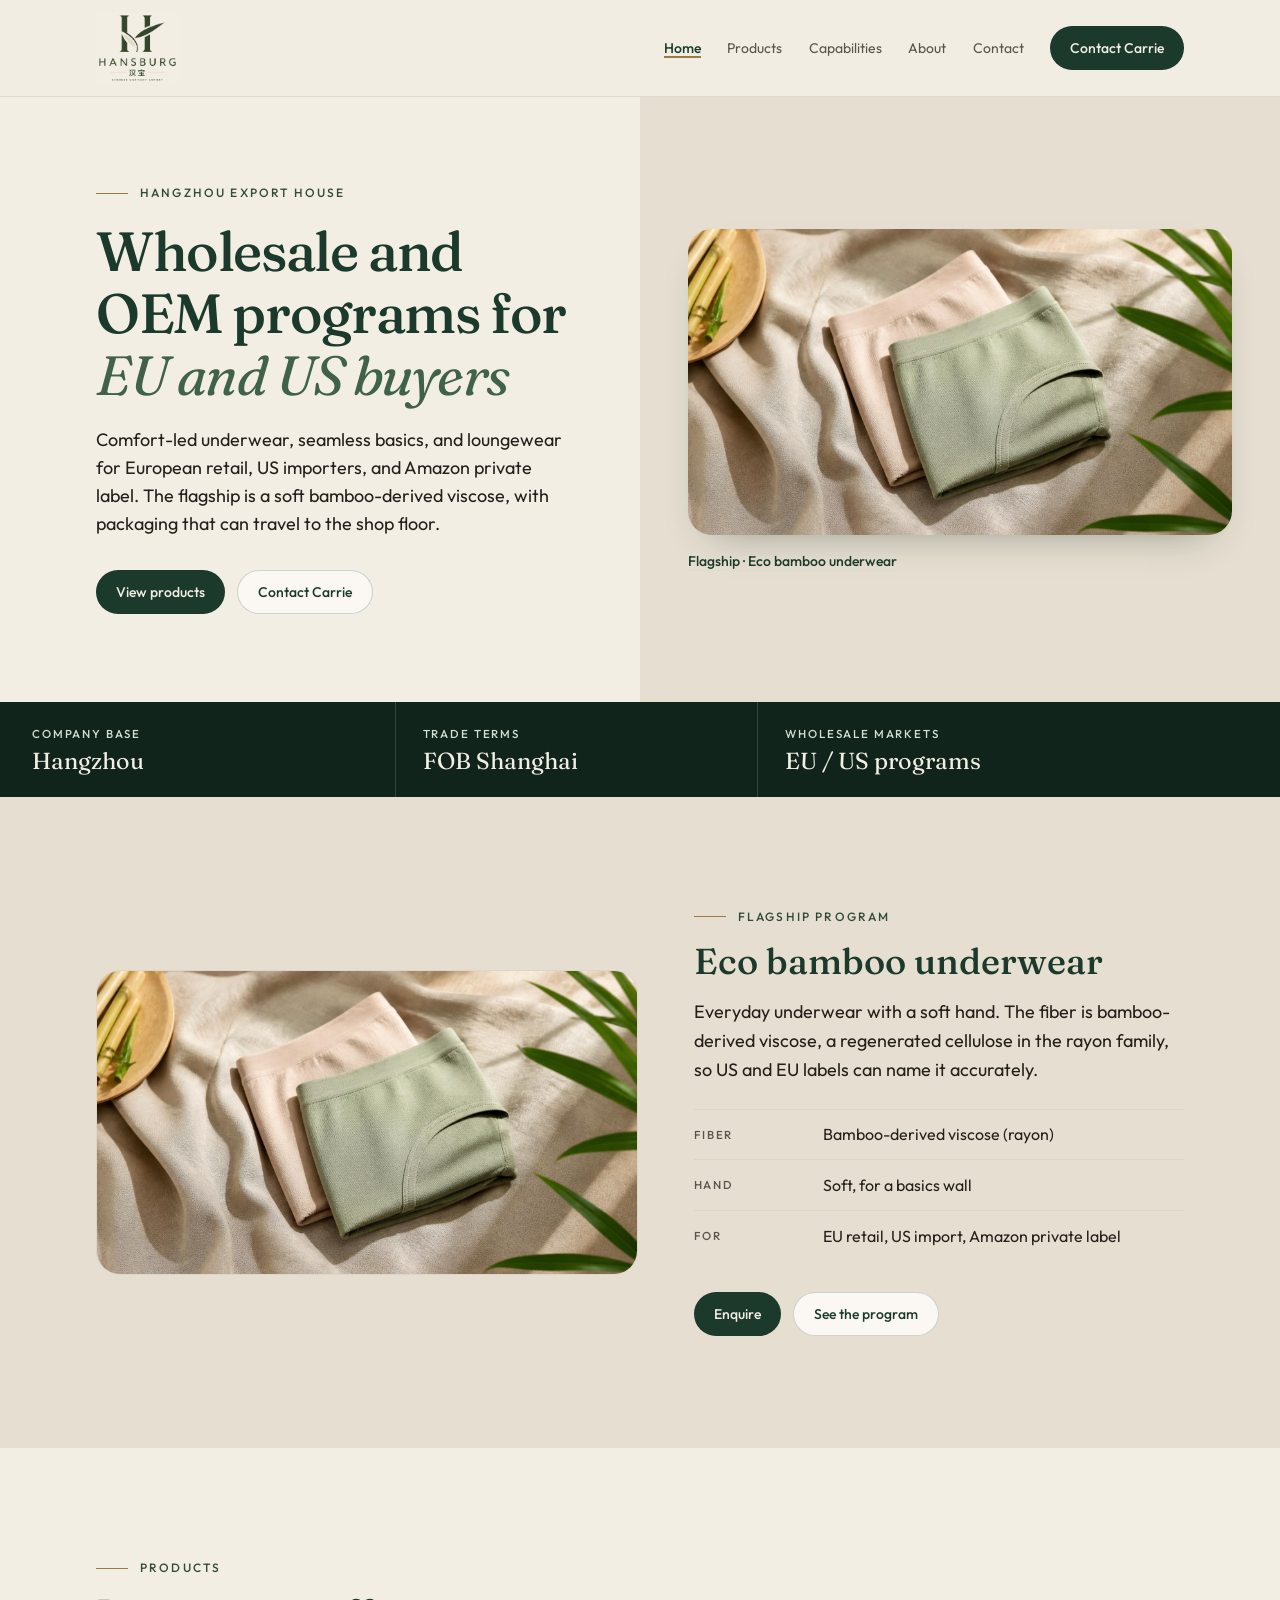
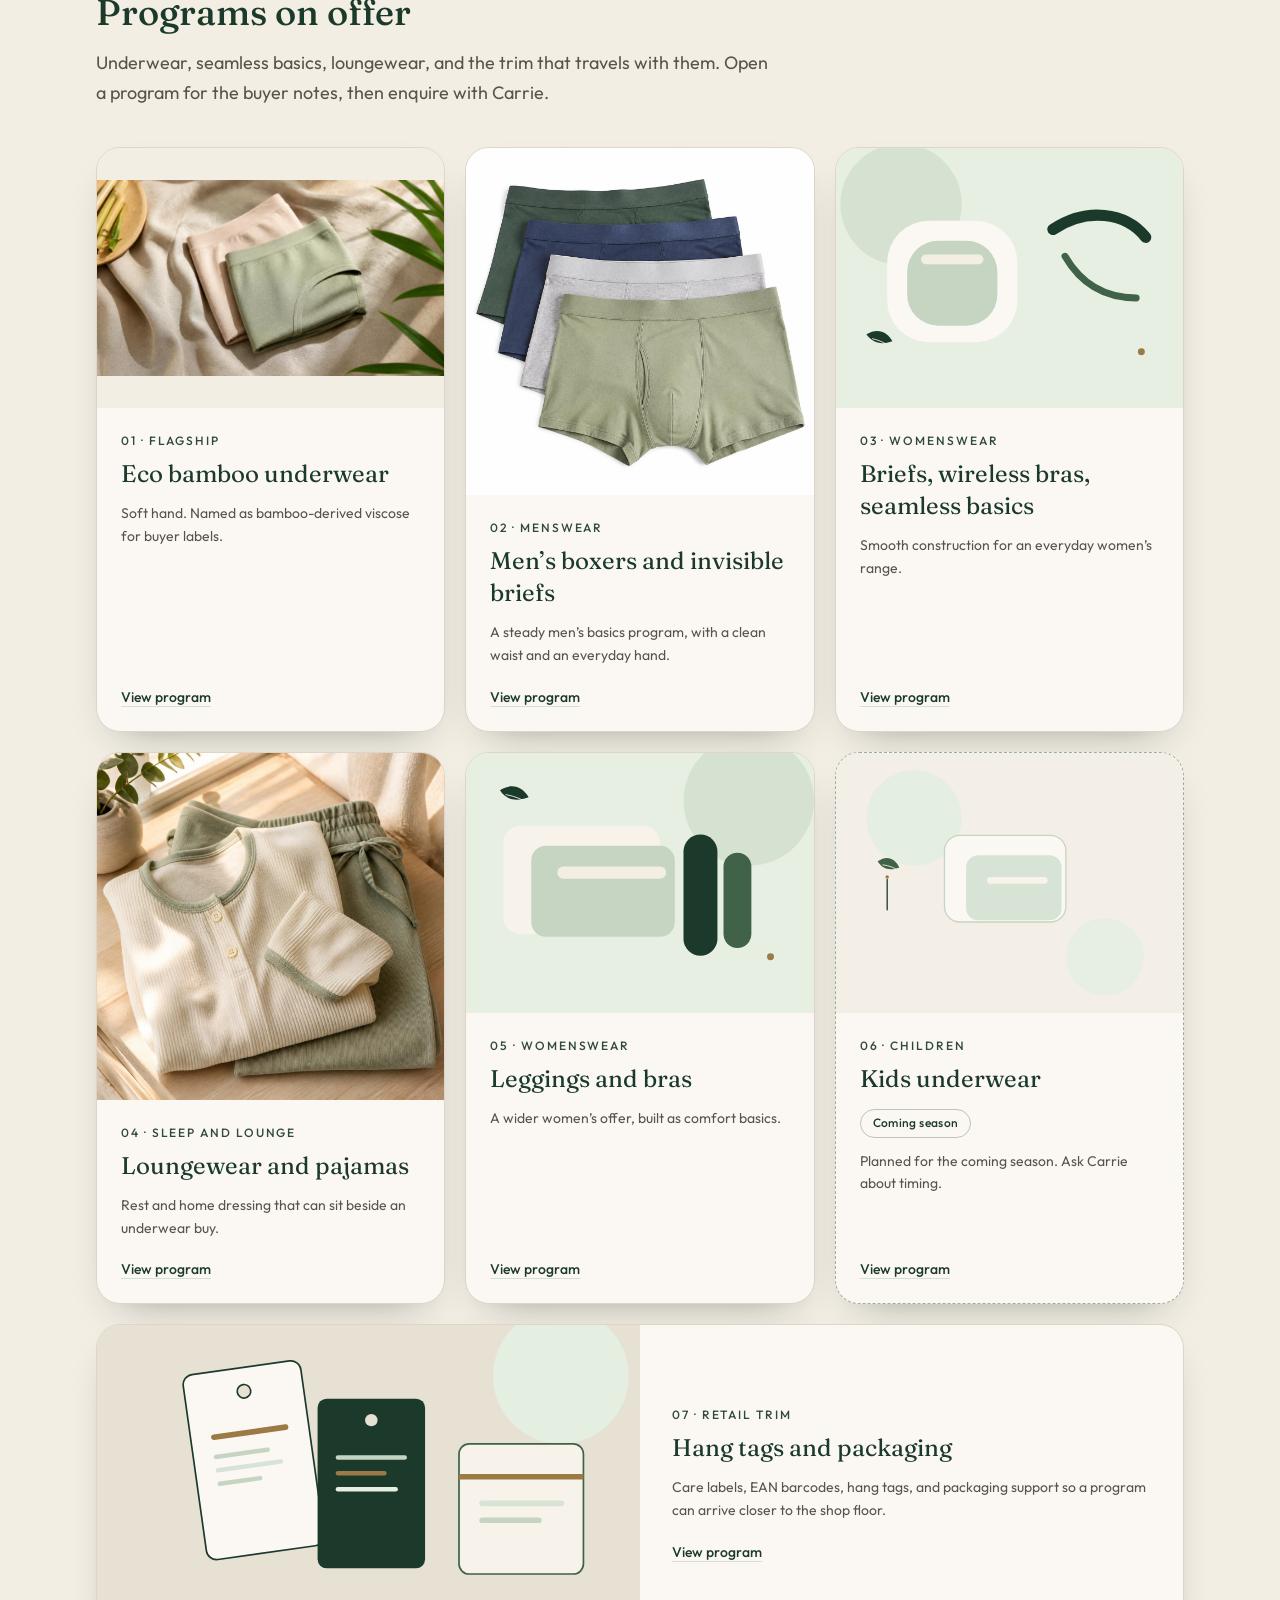
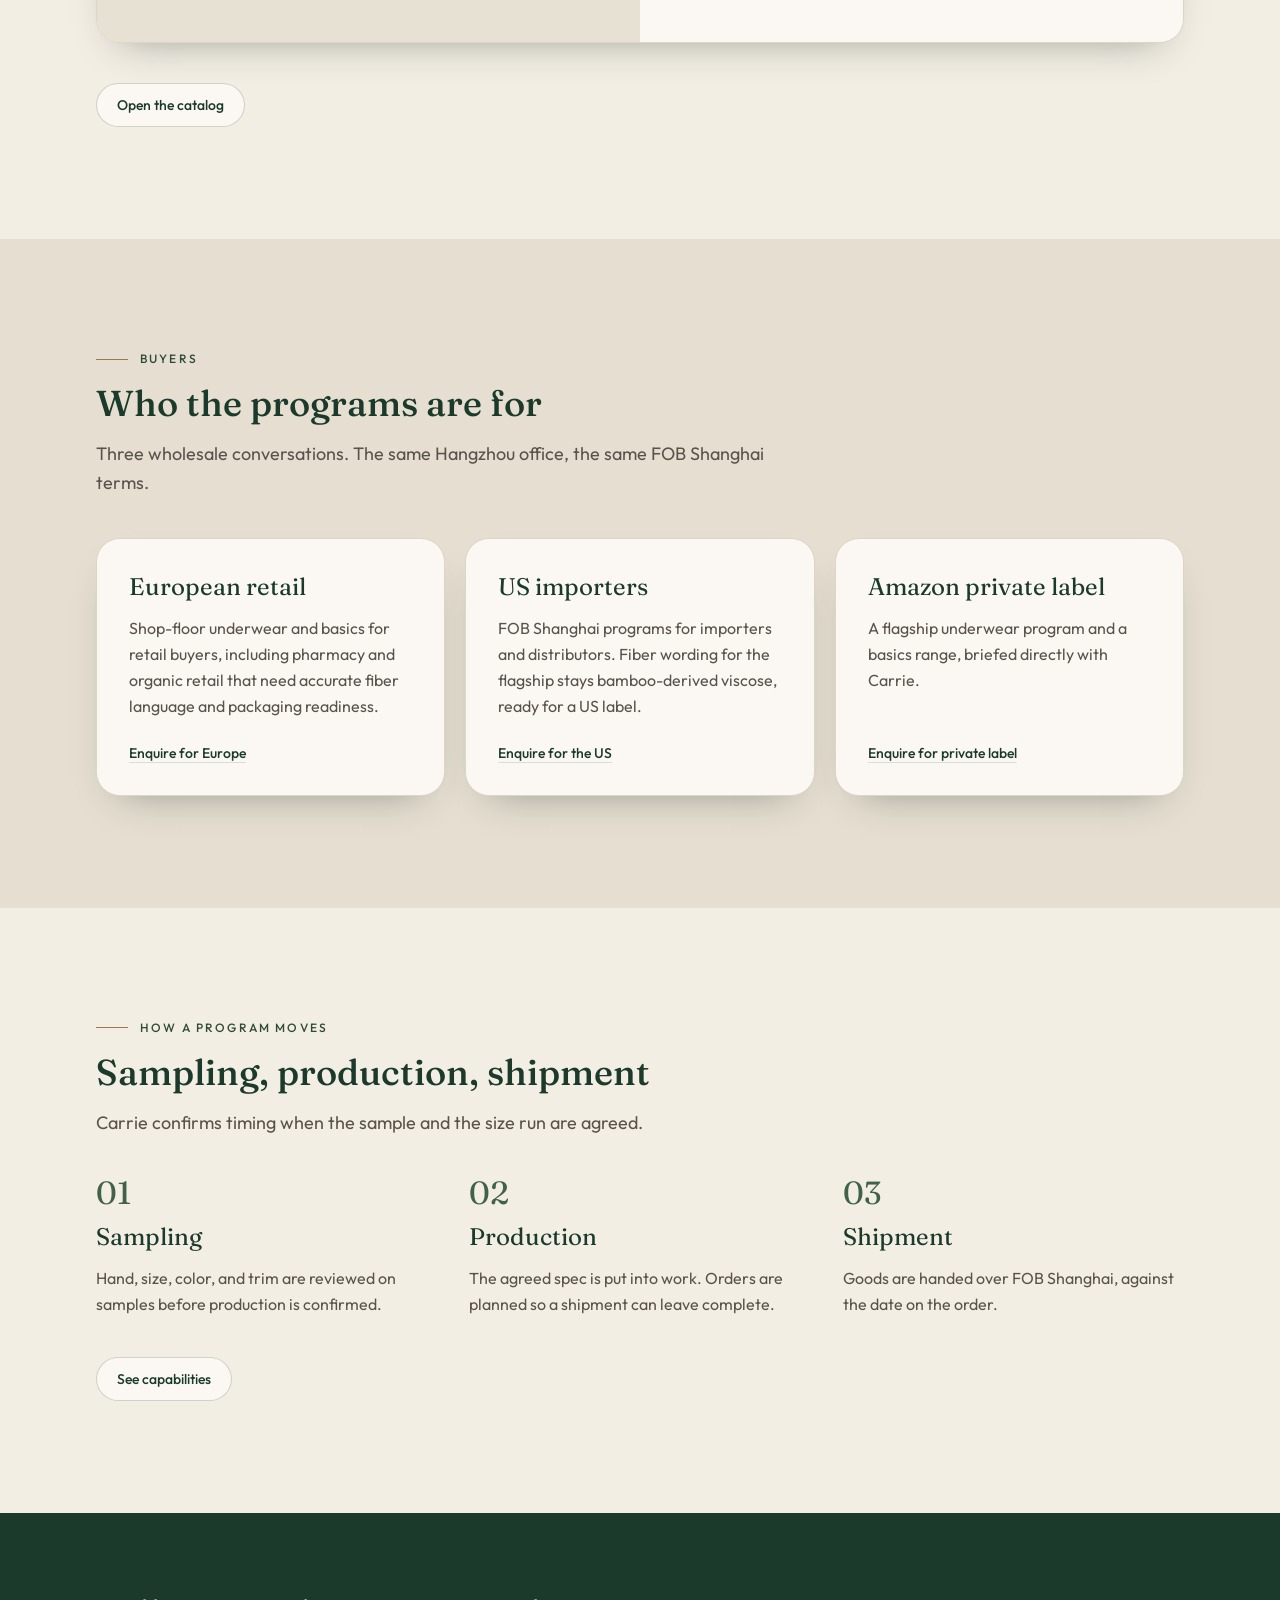
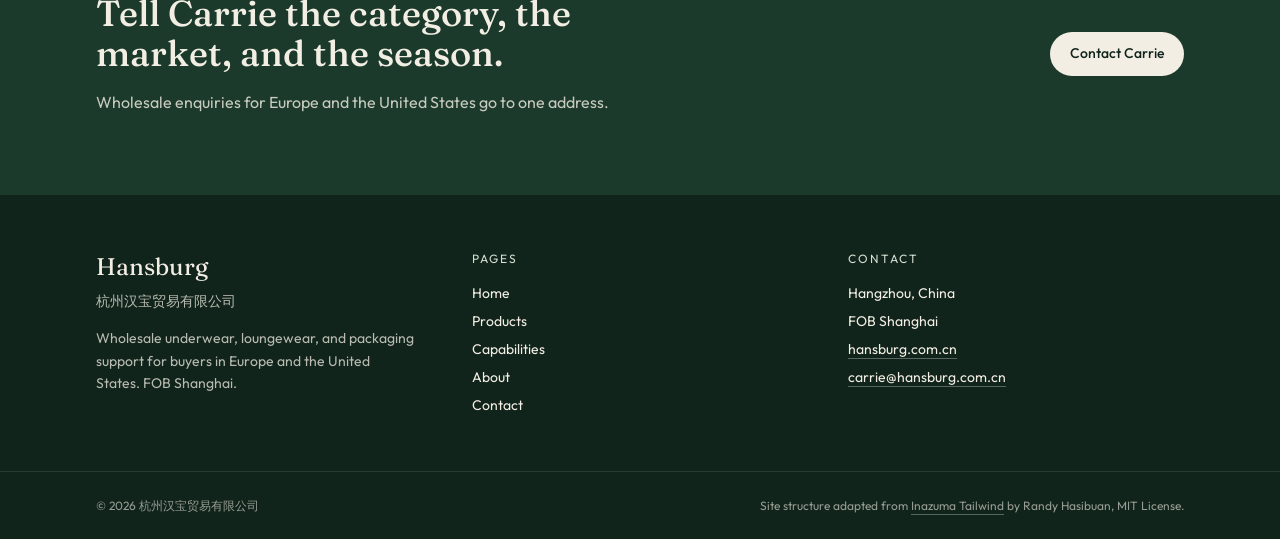
<file: index.html>
<!DOCTYPE html>
<html lang="en">
  <head>
    <meta charset="utf-8" />
    <meta name="viewport" content="width=device-width, initial-scale=1" />
    <title>Hansburg | Wholesale underwear and loungewear</title>
    <meta
      name="description"
      content="Hansburg supplies comfort-led underwear, seamless basics, and loungewear from Hangzhou for EU and US wholesale buyers. FOB Shanghai. Contact Carrie."
    />
    <meta name="theme-color" content="#1B3A2B" />
    <link rel="icon" href="assets/favicon.png" type="image/png" />
    <link rel="apple-touch-icon" href="assets/favicon.png" />
    <meta property="og:title" content="Hansburg | Wholesale underwear and loungewear" />
    <meta
      property="og:description"
      content="OEM and wholesale programs for European retail, US importers, and Amazon private label. FOB Shanghai."
    />
    <meta property="og:type" content="website" />
    <meta property="og:url" content="https://hansburg.com.cn" />
    <link rel="stylesheet" href="assets/css/main.css" />
    <link rel="stylesheet" href="assets/css/site.css" />
    <script type="application/ld+json">
      {
        "@context": "https://schema.org",
        "@type": "Organization",
        "name": "杭州汉宝贸易有限公司",
        "alternateName": ["Hansburg", "汉宝"],
        "url": "https://hansburg.com.cn",
        "email": "carrie@hansburg.com.cn",
        "description": "Wholesale underwear, loungewear, and packaging support. Shipments FOB Shanghai.",
        "address": {
          "@type": "PostalAddress",
          "addressLocality": "Hangzhou",
          "addressCountry": "CN"
        },
        "contactPoint": {
          "@type": "ContactPoint",
          "email": "carrie@hansburg.com.cn",
          "contactType": "sales"
        }
      }
    </script>
  </head>
  <body>
    <a
      href="#main"
      class="sr-only focus:not-sr-only focus:absolute focus:left-4 focus:top-4 focus:z-[60] focus:rounded-full focus:bg-forest focus:px-4 focus:py-2 focus:text-cream"
      >Skip to content</a
    >

    <header
      data-header
      class="sticky top-0 z-50 border-b border-line/80 bg-cream/90 backdrop-blur-md"
    >
      <div class="page flex items-center justify-between gap-4 py-3">
        <a href="index.html" class="shrink-0">
          <img
            src="assets/logo.jpg"
            alt="Hansburg, Hangzhou, China"
            width="909"
            height="792"
            class="site-logo"
          />
        </a>

        <nav class="site-nav hidden items-center lg:flex" aria-label="Primary">
          <a class="nav-link" href="index.html" aria-current="page">Home</a>
          <a class="nav-link" href="products.html">Products</a>
          <a class="nav-link" href="capabilities.html">Capabilities</a>
          <a class="nav-link" href="about.html">About</a>
          <a class="nav-link" href="contact.html">Contact</a>
          <a class="btn-primary shrink-0" href="contact.html">Contact Carrie</a>
        </nav>

        <button
          id="menu-button"
          type="button"
          class="group inline-flex h-11 w-11 items-center justify-center rounded-full border border-line text-forest lg:hidden"
          aria-expanded="false"
          aria-controls="mobile-menu"
          aria-label="Open menu"
        >
          <svg viewBox="0 0 24 24" class="h-5 w-5 group-aria-expanded:hidden" aria-hidden="true" fill="none" stroke="currentColor" stroke-width="1.8">
            <path stroke-linecap="round" d="M4 7h16M4 12h16M4 17h16" />
          </svg>
          <svg viewBox="0 0 24 24" class="hidden h-5 w-5 group-aria-expanded:block" aria-hidden="true" fill="none" stroke="currentColor" stroke-width="1.8">
            <path stroke-linecap="round" d="M6 6l12 12M18 6L6 18" />
          </svg>
        </button>
      </div>

      <div
        id="mobile-menu"
        class="absolute inset-x-0 top-full hidden border-b border-line bg-cream shadow-card lg:hidden"
      >
        <nav class="page flex flex-col py-3" aria-label="Mobile">
          <a class="nav-link py-3 text-lg" href="index.html" aria-current="page">Home</a>
          <a class="nav-link py-3 text-lg" href="products.html">Products</a>
          <a class="nav-link py-3 text-lg" href="capabilities.html">Capabilities</a>
          <a class="nav-link py-3 text-lg" href="about.html">About</a>
          <a class="nav-link py-3 text-lg" href="contact.html">Contact</a>
          <a class="btn-primary mt-3 mb-2" href="contact.html">Contact Carrie</a>
        </nav>
      </div>
      <noscript>
        <nav class="page noscript-nav" aria-label="Pages">
          <a href="index.html">Home</a>
          <a href="products.html">Products</a>
          <a href="capabilities.html">Capabilities</a>
          <a href="about.html">About</a>
          <a href="contact.html">Contact</a>
        </nav>
      </noscript>
    </header>

    <main id="main">
      <section class="lg:grid lg:grid-cols-2">
        <div class="hero-copy flex flex-col justify-center">
          <p class="eyebrow rise">Hangzhou export house</p>
          <h1 class="display rise rise-delay mt-5 max-w-xl">
            Wholesale and OEM programs for
            <em>EU and US buyers</em>
          </h1>
          <p class="mt-5 max-w-xl text-base leading-relaxed text-ink sm:text-lg">
            Comfort-led underwear, seamless basics, and loungewear for European
            retail, US importers, and Amazon private label. The flagship is a
            soft bamboo-derived viscose, with packaging that can travel to the
            shop floor.
          </p>
          <div class="mt-8 flex flex-col gap-3 sm:flex-row">
            <a class="btn-primary" href="products.html">View products</a>
            <a class="btn-secondary" href="contact.html">Contact Carrie</a>
          </div>
        </div>
        <div class="flex items-center bg-cream-deep px-5 py-10 sm:px-8 lg:px-12 lg:py-16">
          <figure class="w-full">
            <img
              src="assets/product-eco-bamboo.jpg"
              alt="Folded eco bamboo underwear in sage cloth, with bamboo leaves"
              width="1680"
              height="944"
              fetchpriority="high"
              class="w-full rounded-3xl shadow-card"
            />
            <figcaption class="mt-4 text-sm text-warm">
              <a
                class="font-medium text-forest underline decoration-sage-mist underline-offset-4 hover:decoration-sage"
                href="products.html#eco-bamboo"
                >Flagship · Eco bamboo underwear</a
              >
            </figcaption>
          </figure>
        </div>
      </section>

      <section class="trust" aria-label="Trade facts">
        <dl class="page trust-grid">
          <div>
            <dt>Company base</dt>
            <dd>Hangzhou</dd>
          </div>
          <div>
            <dt>Trade terms</dt>
            <dd>FOB Shanghai</dd>
          </div>
          <div>
            <dt>Wholesale markets</dt>
            <dd>EU / US programs</dd>
          </div>
        </dl>
      </section>

      <section class="band" aria-labelledby="flagship-heading">
        <div class="page program-grid py-20 md:py-28">
          <div class="media-frame">
            <img
              src="assets/product-eco-bamboo.jpg"
              alt="Folded eco bamboo underwear in sage cloth, with bamboo leaves"
              width="1680"
              height="944"
              loading="lazy"
            />
          </div>
          <div>
            <p class="eyebrow">Flagship program</p>
            <h2 id="flagship-heading" class="mt-4 font-serif text-3xl font-medium leading-tight text-forest sm:text-4xl">
              Eco bamboo underwear
            </h2>
            <p class="mt-4 text-lg leading-relaxed text-ink">
              Everyday underwear with a soft hand. The fiber is bamboo-derived
              viscose, a regenerated cellulose in the rayon family, so US and
              EU labels can name it accurately.
            </p>
            <dl class="spec">
              <div>
                <dt>Fiber</dt>
                <dd>Bamboo-derived viscose (rayon)</dd>
              </div>
              <div>
                <dt>Hand</dt>
                <dd>Soft, for a basics wall</dd>
              </div>
              <div>
                <dt>For</dt>
                <dd>EU retail, US import, Amazon private label</dd>
              </div>
            </dl>
            <div class="mt-8 flex flex-col gap-3 sm:flex-row">
              <a class="btn-primary" href="contact.html?program=eco-bamboo">Enquire</a>
              <a class="btn-secondary" href="products.html#eco-bamboo">See the program</a>
            </div>
          </div>
        </div>
      </section>

      <section aria-labelledby="programs-heading">
        <div class="page py-20 md:py-28">
          <div class="max-w-2xl">
            <p class="eyebrow">Products</p>
            <h2 id="programs-heading" class="mt-4 font-serif text-3xl font-medium leading-tight text-forest sm:text-4xl">
              Programs on offer
            </h2>
            <p class="mt-4 text-lg leading-relaxed text-warm">
              Underwear, seamless basics, loungewear, and the trim that travels
              with them. Open a program for the buyer notes, then enquire with Carrie.
            </p>
          </div>

          <div class="mt-10 grid gap-5 md:grid-cols-2 lg:grid-cols-3">
            <article class="lift flex flex-col overflow-hidden rounded-3xl border border-line bg-cream-paper shadow-card transition duration-300 hover:-translate-y-1 hover:border-sage/40">
              <div class="aspect-[4/3] bg-cream">
                <img
                  src="assets/product-eco-bamboo.jpg"
                  alt="Folded eco bamboo underwear in sage cloth, with bamboo leaves"
                  width="1680"
                  height="944"
                  loading="lazy"
                  class="h-full w-full object-contain"
                />
              </div>
              <div class="flex flex-1 flex-col p-6">
                <p class="kicker">01 · Flagship</p>
                <h3 class="mt-2 font-serif text-2xl text-forest">Eco bamboo underwear</h3>
                <p class="mt-3 flex-1 text-sm leading-relaxed text-warm">
                  Soft hand. Named as bamboo-derived viscose for buyer labels.
                </p>
                <a class="mt-5 text-sm font-medium text-forest underline decoration-sage-mist underline-offset-4 hover:decoration-sage" href="products.html#eco-bamboo">View program</a>
              </div>
            </article>

            <article class="lift flex flex-col overflow-hidden rounded-3xl border border-line bg-cream-paper shadow-card transition duration-300 hover:-translate-y-1 hover:border-sage/40">
              <div class="aspect-[4/3] bg-cream">
                <img
                  src="assets/product-mens.jpg"
                  alt="Folded men's underwear in sage and stone"
                  width="1264"
                  height="1264"
                  loading="lazy"
                  class="h-full w-full object-contain"
                />
              </div>
              <div class="flex flex-1 flex-col p-6">
                <p class="kicker">02 · Menswear</p>
                <h3 class="mt-2 font-serif text-2xl text-forest">Men’s boxers and invisible briefs</h3>
                <p class="mt-3 flex-1 text-sm leading-relaxed text-warm">
                  A steady men’s basics program, with a clean waist and an everyday hand.
                </p>
                <a class="mt-5 text-sm font-medium text-forest underline decoration-sage-mist underline-offset-4 hover:decoration-sage" href="products.html#mens">View program</a>
              </div>
            </article>

            <article class="lift flex flex-col overflow-hidden rounded-3xl border border-line bg-cream-paper shadow-card transition duration-300 hover:-translate-y-1 hover:border-sage/40">
              <div class="aspect-[4/3] bg-[#E7EFE3]">
                <img
                  src="assets/product-womens-basics.svg"
                  alt="Flat graphic of a seamless brief and a wireless bra band"
                  width="800"
                  height="600"
                  loading="lazy"
                  class="h-full w-full object-contain"
                />
              </div>
              <div class="flex flex-1 flex-col p-6">
                <p class="kicker">03 · Womenswear</p>
                <h3 class="mt-2 font-serif text-2xl text-forest">Briefs, wireless bras, seamless basics</h3>
                <p class="mt-3 flex-1 text-sm leading-relaxed text-warm">
                  Smooth construction for an everyday women’s range.
                </p>
                <a class="mt-5 text-sm font-medium text-forest underline decoration-sage-mist underline-offset-4 hover:decoration-sage" href="products.html#womens-basics">View program</a>
              </div>
            </article>

            <article class="lift flex flex-col overflow-hidden rounded-3xl border border-line bg-cream-paper shadow-card transition duration-300 hover:-translate-y-1 hover:border-sage/40">
              <div class="aspect-[4/3] bg-cream">
                <img
                  src="assets/product-pajamas.jpg"
                  alt="Folded sand-colored pajamas with a sprig of leaves"
                  width="1264"
                  height="1264"
                  loading="lazy"
                  class="h-full w-full object-contain"
                />
              </div>
              <div class="flex flex-1 flex-col p-6">
                <p class="kicker">04 · Sleep and lounge</p>
                <h3 class="mt-2 font-serif text-2xl text-forest">Loungewear and pajamas</h3>
                <p class="mt-3 flex-1 text-sm leading-relaxed text-warm">
                  Rest and home dressing that can sit beside an underwear buy.
                </p>
                <a class="mt-5 text-sm font-medium text-forest underline decoration-sage-mist underline-offset-4 hover:decoration-sage" href="products.html#loungewear">View program</a>
              </div>
            </article>

            <article class="lift flex flex-col overflow-hidden rounded-3xl border border-line bg-cream-paper shadow-card transition duration-300 hover:-translate-y-1 hover:border-sage/40">
              <div class="aspect-[4/3] bg-[#E7EFE3]">
                <img
                  src="assets/product-womens-leggings.svg"
                  alt="Flat graphic of folded leggings and a bra band"
                  width="800"
                  height="600"
                  loading="lazy"
                  class="h-full w-full object-contain"
                />
              </div>
              <div class="flex flex-1 flex-col p-6">
                <p class="kicker">05 · Womenswear</p>
                <h3 class="mt-2 font-serif text-2xl text-forest">Leggings and bras</h3>
                <p class="mt-3 flex-1 text-sm leading-relaxed text-warm">
                  A wider women’s offer, built as comfort basics.
                </p>
                <a class="mt-5 text-sm font-medium text-forest underline decoration-sage-mist underline-offset-4 hover:decoration-sage" href="products.html#leggings">View program</a>
              </div>
            </article>

            <article class="lift flex flex-col overflow-hidden rounded-3xl border border-dashed border-sage/50 bg-cream-paper shadow-card transition duration-300 hover:-translate-y-1">
              <div class="aspect-[4/3] bg-[#F4EFE6]">
                <img
                  src="assets/product-kids-underwear.svg"
                  alt="Flat graphic of a folded kids brief"
                  width="800"
                  height="600"
                  loading="lazy"
                  class="h-full w-full object-contain"
                />
              </div>
              <div class="flex flex-1 flex-col p-6">
                <p class="kicker">06 · Children</p>
                <h3 class="mt-2 font-serif text-2xl text-forest">Kids underwear</h3>
                <p class="badge badge-quiet">Coming season</p>
                <p class="mt-3 flex-1 text-sm leading-relaxed text-warm">
                  Planned for the coming season. Ask Carrie about timing.
                </p>
                <a class="mt-5 text-sm font-medium text-forest underline decoration-sage-mist underline-offset-4 hover:decoration-sage" href="products.html#kids">View program</a>
              </div>
            </article>

            <article class="lift overflow-hidden rounded-3xl border border-line bg-cream-paper shadow-card transition duration-300 hover:-translate-y-1 hover:border-sage/40 md:col-span-2 lg:col-span-3">
              <div class="grid md:grid-cols-2">
                <div class="flex min-h-56 items-center bg-[#E7E1D4]">
                  <img
                    src="assets/product-hang-tags.svg"
                    alt="Flat graphic of hang tags and a packing sleeve"
                    width="960"
                    height="560"
                    loading="lazy"
                    class="h-full w-full object-contain"
                  />
                </div>
                <div class="flex flex-col justify-center p-6 sm:p-8">
                  <p class="kicker">07 · Retail trim</p>
                  <h3 class="mt-2 font-serif text-2xl text-forest">Hang tags and packaging</h3>
                  <p class="mt-3 max-w-xl text-sm leading-relaxed text-warm">
                    Care labels, EAN barcodes, hang tags, and packaging support so
                    a program can arrive closer to the shop floor.
                  </p>
                  <a class="mt-5 text-sm font-medium text-forest underline decoration-sage-mist underline-offset-4 hover:decoration-sage" href="products.html#packaging">View program</a>
                </div>
              </div>
            </article>
          </div>

          <div class="mt-10">
            <a class="btn-secondary" href="products.html">Open the catalog</a>
          </div>
        </div>
      </section>

      <section class="bg-cream-deep" aria-labelledby="buyers-heading">
        <div class="page py-20 md:py-28">
          <div class="max-w-2xl">
            <p class="eyebrow">Buyers</p>
            <h2 id="buyers-heading" class="mt-4 font-serif text-3xl font-medium leading-tight text-forest sm:text-4xl">
              Who the programs are for
            </h2>
            <p class="mt-4 text-lg leading-relaxed text-warm">
              Three wholesale conversations. The same Hangzhou office, the same FOB Shanghai terms.
            </p>
          </div>
          <div class="mt-10 grid gap-5 md:grid-cols-3">
            <article class="flex flex-col rounded-3xl border border-line bg-cream-paper p-6 shadow-card sm:p-8">
              <h3 class="font-serif text-2xl text-forest">European retail</h3>
              <p class="mt-3 flex-1 leading-relaxed text-warm">
                Shop-floor underwear and basics for retail buyers, including
                pharmacy and organic retail that need accurate fiber language
                and packaging readiness.
              </p>
              <a class="mt-6 text-sm font-medium text-forest underline decoration-sage-mist underline-offset-4 hover:decoration-sage" href="contact.html?market=Europe&amp;buyer=European%20retail">Enquire for Europe</a>
            </article>
            <article class="flex flex-col rounded-3xl border border-line bg-cream-paper p-6 shadow-card sm:p-8">
              <h3 class="font-serif text-2xl text-forest">US importers</h3>
              <p class="mt-3 flex-1 leading-relaxed text-warm">
                FOB Shanghai programs for importers and distributors. Fiber
                wording for the flagship stays bamboo-derived viscose, ready
                for a US label.
              </p>
              <a class="mt-6 text-sm font-medium text-forest underline decoration-sage-mist underline-offset-4 hover:decoration-sage" href="contact.html?market=United%20States&amp;buyer=US%20importer%20or%20distributor">Enquire for the US</a>
            </article>
            <article class="flex flex-col rounded-3xl border border-line bg-cream-paper p-6 shadow-card sm:p-8">
              <h3 class="font-serif text-2xl text-forest">Amazon private label</h3>
              <p class="mt-3 flex-1 leading-relaxed text-warm">
                A flagship underwear program and a basics range, briefed
                directly with Carrie.
              </p>
              <a class="mt-6 text-sm font-medium text-forest underline decoration-sage-mist underline-offset-4 hover:decoration-sage" href="contact.html?market=United%20States&amp;buyer=Amazon%20private%20label">Enquire for private label</a>
            </article>
          </div>
        </div>
      </section>

      <section aria-labelledby="process-heading">
        <div class="page py-20 md:py-28">
          <div class="max-w-2xl">
            <p class="eyebrow">How a program moves</p>
            <h2 id="process-heading" class="mt-4 font-serif text-3xl font-medium leading-tight text-forest sm:text-4xl">
              Sampling, production, shipment
            </h2>
            <p class="mt-4 text-lg leading-relaxed text-warm">
              Carrie confirms timing when the sample and the size run are agreed.
            </p>
          </div>
          <ol class="steps">
            <li>
              <p class="step-index">01</p>
              <h3 class="mt-3 font-serif text-2xl text-forest">Sampling</h3>
              <p class="mt-3 leading-relaxed text-warm">
                Hand, size, color, and trim are reviewed on samples before production is confirmed.
              </p>
            </li>
            <li>
              <p class="step-index">02</p>
              <h3 class="mt-3 font-serif text-2xl text-forest">Production</h3>
              <p class="mt-3 leading-relaxed text-warm">
                The agreed spec is put into work. Orders are planned so a shipment can leave complete.
              </p>
            </li>
            <li>
              <p class="step-index">03</p>
              <h3 class="mt-3 font-serif text-2xl text-forest">Shipment</h3>
              <p class="mt-3 leading-relaxed text-warm">
                Goods are handed over FOB Shanghai, against the date on the order.
              </p>
            </li>
          </ol>
          <div class="mt-10">
            <a class="btn-secondary" href="capabilities.html">See capabilities</a>
          </div>
        </div>
      </section>

      <section class="bg-forest text-cream" aria-labelledby="cta-heading">
        <div class="page flex flex-col gap-6 py-20 sm:flex-row sm:items-center sm:justify-between">
          <div class="max-w-xl">
            <h2 id="cta-heading" class="font-serif text-3xl font-medium leading-tight sm:text-4xl">
              Tell Carrie the category, the market, and the season.
            </h2>
            <p class="mt-4 leading-relaxed text-cream/80">
              Wholesale enquiries for Europe and the United States go to one address.
            </p>
          </div>
          <a class="btn-light shrink-0" href="contact.html">Contact Carrie</a>
        </div>
      </section>
    </main>

    <footer class="bg-forest-deep text-cream">
      <div class="page grid gap-10 py-14 md:grid-cols-3">
        <div>
          <p class="font-serif text-2xl">Hansburg</p>
          <p class="mt-2 text-sm text-cream/75" lang="zh-Hans">杭州汉宝贸易有限公司</p>
          <p class="mt-4 max-w-xs text-sm leading-relaxed text-cream/75">
            Wholesale underwear, loungewear, and packaging support for buyers in
            Europe and the United States. FOB Shanghai.
          </p>
        </div>
        <div>
          <p class="text-xs uppercase tracking-[0.16em] text-sage-mist">Pages</p>
          <ul class="mt-4 space-y-2 text-sm">
            <li><a class="hover:underline" href="index.html" aria-current="page">Home</a></li>
            <li><a class="hover:underline" href="products.html">Products</a></li>
            <li><a class="hover:underline" href="capabilities.html">Capabilities</a></li>
            <li><a class="hover:underline" href="about.html">About</a></li>
            <li><a class="hover:underline" href="contact.html">Contact</a></li>
          </ul>
        </div>
        <div>
          <p class="text-xs uppercase tracking-[0.16em] text-sage-mist">Contact</p>
          <ul class="mt-4 space-y-2 text-sm">
            <li>Hangzhou, China</li>
            <li>FOB Shanghai</li>
            <li>
              <a class="underline decoration-white/30 underline-offset-4 hover:decoration-cream" href="https://hansburg.com.cn" target="_blank" rel="noopener noreferrer">hansburg.com.cn</a>
            </li>
            <li>
              <a class="underline decoration-white/30 underline-offset-4 hover:decoration-cream" href="mailto:carrie@hansburg.com.cn">carrie@hansburg.com.cn</a>
            </li>
          </ul>
        </div>
      </div>
      <div class="border-t border-white/10">
        <div class="page flex flex-col gap-2 py-6 text-xs leading-relaxed text-cream/60 sm:flex-row sm:items-center sm:justify-between">
          <p>© 2026 杭州汉宝贸易有限公司</p>
          <p>
            Site structure adapted from
            <a class="underline decoration-white/30 underline-offset-4 hover:text-cream" href="https://github.com/ranyeh24/inazuma-tailwind" target="_blank" rel="noopener noreferrer">Inazuma Tailwind</a>
            by Randy Hasibuan, MIT License.
          </p>
        </div>
      </div>
    </footer>

    <script src="assets/js/main.js" defer></script>
  </body>
</html>
</file>
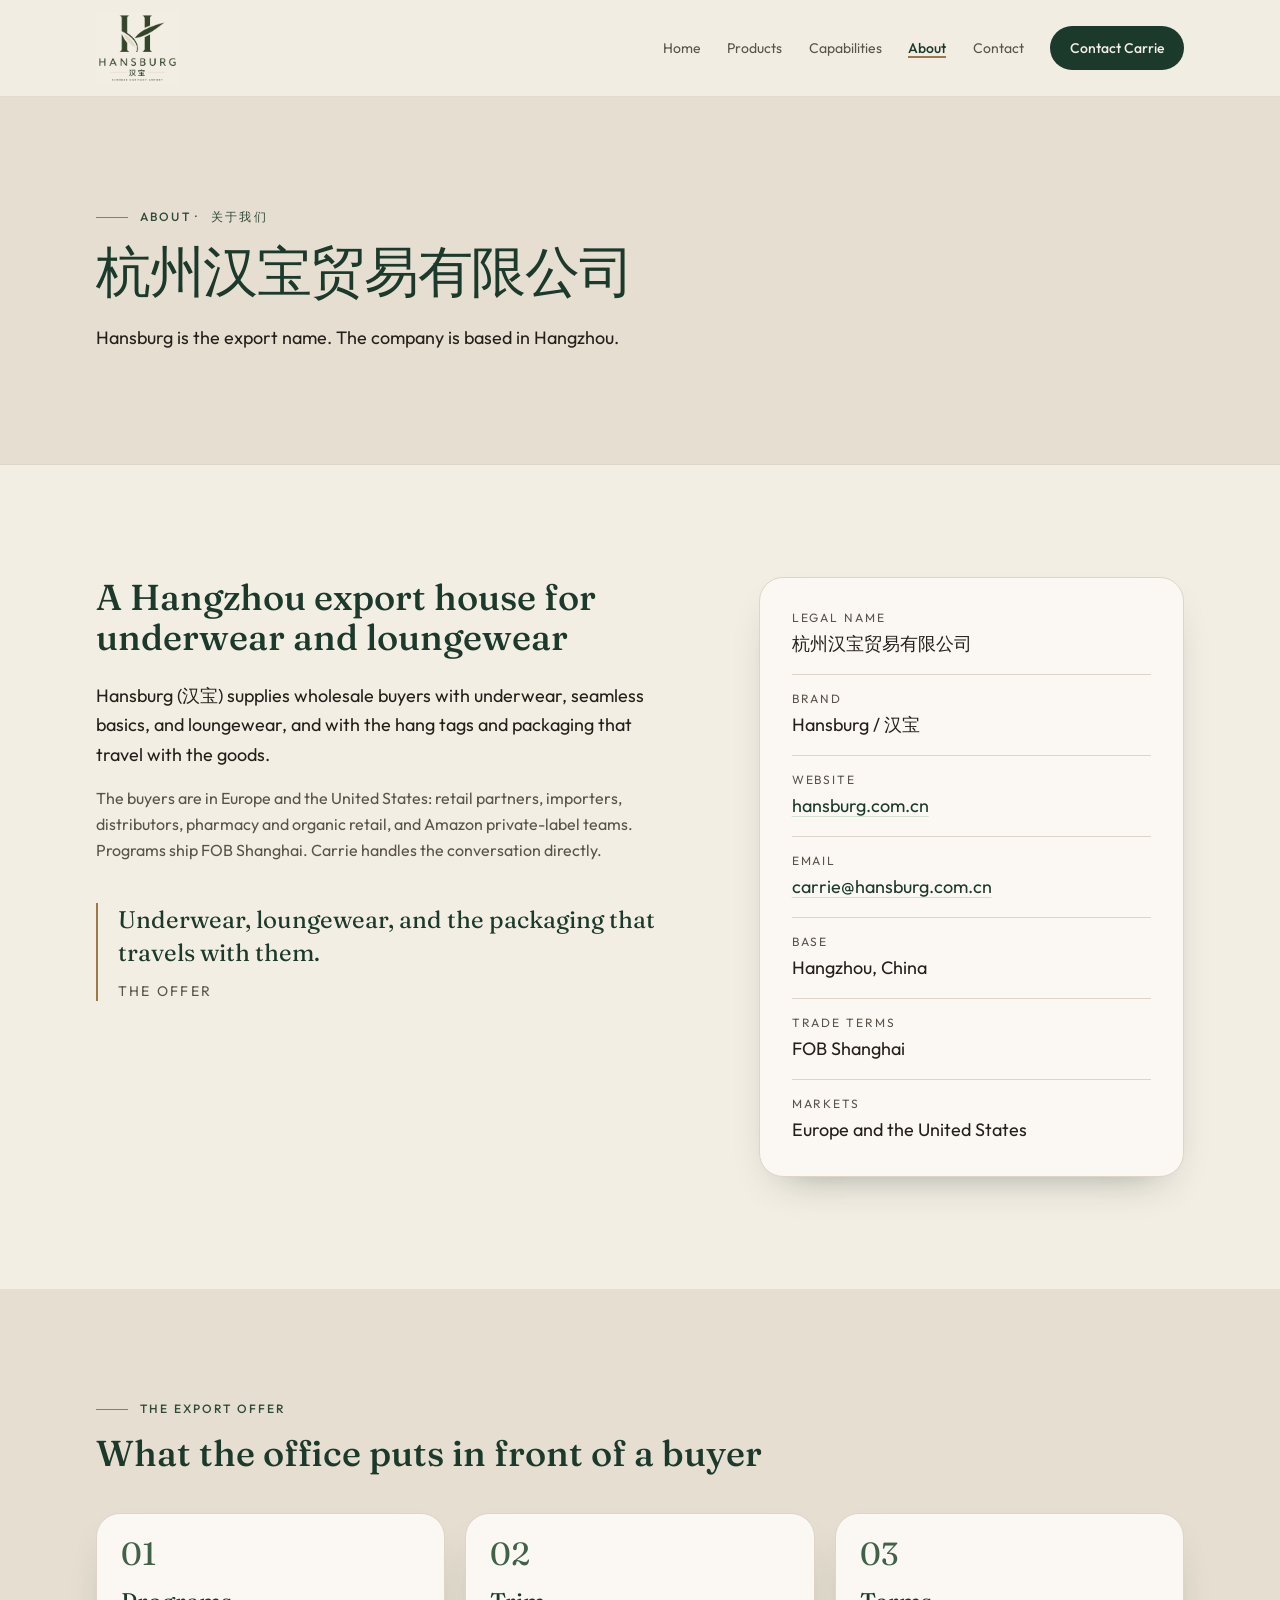
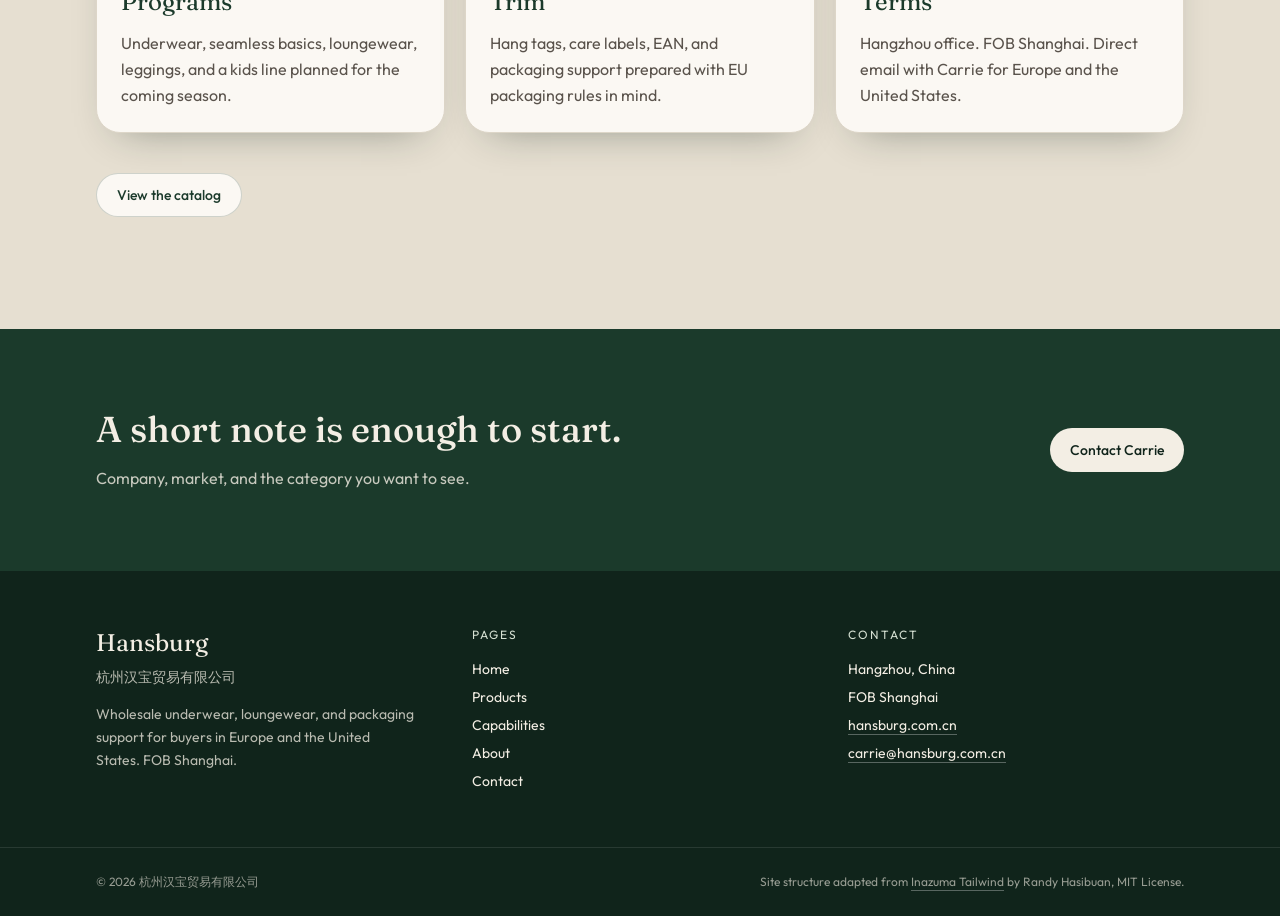
<file: about.html>
<!DOCTYPE html>
<html lang="en">
  <head>
    <meta charset="utf-8" />
    <meta name="viewport" content="width=device-width, initial-scale=1" />
    <title>About | Hansburg — 杭州汉宝贸易有限公司</title>
    <meta
      name="description"
      content="Hansburg is the export name of 杭州汉宝贸易有限公司, a Hangzhou apparel export house. Underwear and loungewear programs ship FOB Shanghai."
    />
    <meta name="theme-color" content="#1B3A2B" />
    <link rel="icon" href="assets/favicon.png" type="image/png" />
    <link rel="apple-touch-icon" href="assets/favicon.png" />
    <meta property="og:title" content="About Hansburg | 杭州汉宝贸易有限公司" />
    <meta
      property="og:description"
      content="A Hangzhou export house for underwear, loungewear, and packaging support. Europe and the United States. FOB Shanghai."
    />
    <meta property="og:type" content="website" />
    <link rel="stylesheet" href="assets/css/main.css" />
    <link rel="stylesheet" href="assets/css/site.css" />
    <script type="application/ld+json">
      {
        "@context": "https://schema.org",
        "@type": "Organization",
        "name": "杭州汉宝贸易有限公司",
        "alternateName": ["Hansburg", "汉宝"],
        "url": "https://hansburg.com.cn",
        "email": "carrie@hansburg.com.cn",
        "address": {
          "@type": "PostalAddress",
          "addressLocality": "Hangzhou",
          "addressCountry": "CN"
        }
      }
    </script>
  </head>
  <body>
    <a
      href="#main"
      class="sr-only focus:not-sr-only focus:absolute focus:left-4 focus:top-4 focus:z-[60] focus:rounded-full focus:bg-forest focus:px-4 focus:py-2 focus:text-cream"
      >Skip to content</a
    >

    <header
      data-header
      class="sticky top-0 z-50 border-b border-line/80 bg-cream/90 backdrop-blur-md"
    >
      <div class="page flex items-center justify-between gap-4 py-3">
        <a href="index.html" class="shrink-0">
          <img src="assets/logo.jpg" alt="Hansburg, Hangzhou, China" width="909" height="792" class="site-logo" />
        </a>
        <nav class="site-nav hidden items-center lg:flex" aria-label="Primary">
          <a class="nav-link" href="index.html">Home</a>
          <a class="nav-link" href="products.html">Products</a>
          <a class="nav-link" href="capabilities.html">Capabilities</a>
          <a class="nav-link" href="about.html" aria-current="page">About</a>
          <a class="nav-link" href="contact.html">Contact</a>
          <a class="btn-primary shrink-0" href="contact.html">Contact Carrie</a>
        </nav>
        <button
          id="menu-button"
          type="button"
          class="group inline-flex h-11 w-11 items-center justify-center rounded-full border border-line text-forest lg:hidden"
          aria-expanded="false"
          aria-controls="mobile-menu"
          aria-label="Open menu"
        >
          <svg viewBox="0 0 24 24" class="h-5 w-5 group-aria-expanded:hidden" aria-hidden="true" fill="none" stroke="currentColor" stroke-width="1.8">
            <path stroke-linecap="round" d="M4 7h16M4 12h16M4 17h16" />
          </svg>
          <svg viewBox="0 0 24 24" class="hidden h-5 w-5 group-aria-expanded:block" aria-hidden="true" fill="none" stroke="currentColor" stroke-width="1.8">
            <path stroke-linecap="round" d="M6 6l12 12M18 6L6 18" />
          </svg>
        </button>
      </div>
      <div id="mobile-menu" class="absolute inset-x-0 top-full hidden border-b border-line bg-cream shadow-card lg:hidden">
        <nav class="page flex flex-col py-3" aria-label="Mobile">
          <a class="nav-link py-3 text-lg" href="index.html">Home</a>
          <a class="nav-link py-3 text-lg" href="products.html">Products</a>
          <a class="nav-link py-3 text-lg" href="capabilities.html">Capabilities</a>
          <a class="nav-link py-3 text-lg" href="about.html" aria-current="page">About</a>
          <a class="nav-link py-3 text-lg" href="contact.html">Contact</a>
          <a class="btn-primary mt-3 mb-2" href="contact.html">Contact Carrie</a>
        </nav>
      </div>
      <noscript>
        <nav class="page noscript-nav" aria-label="Pages">
          <a href="index.html">Home</a>
          <a href="products.html">Products</a>
          <a href="capabilities.html">Capabilities</a>
          <a href="about.html">About</a>
          <a href="contact.html">Contact</a>
        </nav>
      </noscript>
    </header>

    <main id="main">
      <section class="page-hero">
        <div class="page py-20 md:py-28">
          <p class="eyebrow">About · <span lang="zh-Hans">关于我们</span></p>
          <h1 class="display mt-4 max-w-xl" lang="zh-Hans">杭州汉宝贸易有限公司</h1>
          <p class="mt-5 max-w-xl text-lg leading-relaxed text-ink">
            Hansburg is the export name. The company is based in Hangzhou.
          </p>
        </div>
      </section>

      <section>
        <div class="page grid items-start gap-12 py-20 md:py-28 lg:grid-cols-12">
          <div class="lg:col-span-7">
            <h2 class="font-serif text-3xl font-medium leading-tight text-forest sm:text-4xl">
              A Hangzhou export house for underwear and loungewear
            </h2>
            <p class="mt-6 max-w-xl text-lg leading-relaxed text-ink">
              Hansburg (汉宝) supplies wholesale buyers with underwear, seamless
              basics, and loungewear, and with the hang tags and packaging that
              travel with the goods.
            </p>
            <p class="mt-4 max-w-xl leading-relaxed text-warm">
              The buyers are in Europe and the United States: retail partners,
              importers, distributors, pharmacy and organic retail, and Amazon
              private-label teams. Programs ship FOB Shanghai. Carrie handles
              the conversation directly.
            </p>
            <figure class="mt-10 max-w-xl border-l-2 border-gold pl-5">
              <blockquote class="font-serif text-2xl leading-snug text-forest">
                Underwear, loungewear, and the packaging that travels with them.
              </blockquote>
              <figcaption class="mt-3 text-sm uppercase tracking-[0.16em] text-warm">
                The offer
              </figcaption>
            </figure>
          </div>
          <div class="lg:col-span-5">
            <dl class="rounded-3xl border border-line bg-cream-paper p-6 shadow-card sm:p-8">
              <div class="border-b border-line py-4 first:pt-0">
                <dt class="text-xs uppercase tracking-[0.16em] text-warm">Legal name</dt>
                <dd class="mt-1 text-lg text-ink" lang="zh-Hans">杭州汉宝贸易有限公司</dd>
              </div>
              <div class="border-b border-line py-4">
                <dt class="text-xs uppercase tracking-[0.16em] text-warm">Brand</dt>
                <dd class="mt-1 text-lg text-ink">Hansburg / 汉宝</dd>
              </div>
              <div class="border-b border-line py-4">
                <dt class="text-xs uppercase tracking-[0.16em] text-warm">Website</dt>
                <dd class="mt-1 text-lg">
                  <a class="text-forest underline decoration-sage-mist underline-offset-4 hover:decoration-sage" href="https://hansburg.com.cn" target="_blank" rel="noopener noreferrer">hansburg.com.cn</a>
                </dd>
              </div>
              <div class="border-b border-line py-4">
                <dt class="text-xs uppercase tracking-[0.16em] text-warm">Email</dt>
                <dd class="mt-1 text-lg">
                  <a class="text-forest underline decoration-sage-mist underline-offset-4 hover:decoration-sage" href="mailto:carrie@hansburg.com.cn">carrie@hansburg.com.cn</a>
                </dd>
              </div>
              <div class="border-b border-line py-4">
                <dt class="text-xs uppercase tracking-[0.16em] text-warm">Base</dt>
                <dd class="mt-1 text-lg text-ink">Hangzhou, China</dd>
              </div>
              <div class="border-b border-line py-4">
                <dt class="text-xs uppercase tracking-[0.16em] text-warm">Trade terms</dt>
                <dd class="mt-1 text-lg text-ink">FOB Shanghai</dd>
              </div>
              <div class="py-4 last:pb-0">
                <dt class="text-xs uppercase tracking-[0.16em] text-warm">Markets</dt>
                <dd class="mt-1 text-lg text-ink">Europe and the United States</dd>
              </div>
            </dl>
          </div>
        </div>
      </section>

      <section class="bg-cream-deep">
        <div class="page py-20 md:py-28">
          <div class="max-w-2xl">
            <p class="eyebrow">The export offer</p>
            <h2 class="mt-4 font-serif text-3xl font-medium leading-tight text-forest sm:text-4xl">
              What the office puts in front of a buyer
            </h2>
          </div>
          <ol class="mt-10 grid gap-5 md:grid-cols-3">
            <li class="rounded-3xl border border-line bg-cream-paper p-6 shadow-card">
              <p class="pillar-index">01</p>
              <h3 class="mt-4 font-serif text-2xl text-forest">Programs</h3>
              <p class="mt-3 leading-relaxed text-warm">
                Underwear, seamless basics, loungewear, leggings, and a kids
                line planned for the coming season.
              </p>
            </li>
            <li class="rounded-3xl border border-line bg-cream-paper p-6 shadow-card">
              <p class="pillar-index">02</p>
              <h3 class="mt-4 font-serif text-2xl text-forest">Trim</h3>
              <p class="mt-3 leading-relaxed text-warm">
                Hang tags, care labels, EAN, and packaging support prepared
                with EU packaging rules in mind.
              </p>
            </li>
            <li class="rounded-3xl border border-line bg-cream-paper p-6 shadow-card">
              <p class="pillar-index">03</p>
              <h3 class="mt-4 font-serif text-2xl text-forest">Terms</h3>
              <p class="mt-3 leading-relaxed text-warm">
                Hangzhou office. FOB Shanghai. Direct email with Carrie for
                Europe and the United States.
              </p>
            </li>
          </ol>
          <div class="mt-10">
            <a class="btn-secondary" href="products.html">View the catalog</a>
          </div>
        </div>
      </section>

      <section class="bg-forest text-cream" aria-labelledby="cta-heading">
        <div class="page flex flex-col gap-6 py-20 sm:flex-row sm:items-center sm:justify-between">
          <div class="max-w-xl">
            <h2 id="cta-heading" class="font-serif text-3xl font-medium leading-tight sm:text-4xl">
              A short note is enough to start.
            </h2>
            <p class="mt-4 leading-relaxed text-cream/80">
              Company, market, and the category you want to see.
            </p>
          </div>
          <a class="btn-light shrink-0" href="contact.html">Contact Carrie</a>
        </div>
      </section>
    </main>

    <footer class="bg-forest-deep text-cream">
      <div class="page grid gap-10 py-14 md:grid-cols-3">
        <div>
          <p class="font-serif text-2xl">Hansburg</p>
          <p class="mt-2 text-sm text-cream/75" lang="zh-Hans">杭州汉宝贸易有限公司</p>
          <p class="mt-4 max-w-xs text-sm leading-relaxed text-cream/75">
            Wholesale underwear, loungewear, and packaging support for buyers in
            Europe and the United States. FOB Shanghai.
          </p>
        </div>
        <div>
          <p class="text-xs uppercase tracking-[0.16em] text-sage-mist">Pages</p>
          <ul class="mt-4 space-y-2 text-sm">
            <li><a class="hover:underline" href="index.html">Home</a></li>
            <li><a class="hover:underline" href="products.html">Products</a></li>
            <li><a class="hover:underline" href="capabilities.html">Capabilities</a></li>
            <li><a class="hover:underline" href="about.html" aria-current="page">About</a></li>
            <li><a class="hover:underline" href="contact.html">Contact</a></li>
          </ul>
        </div>
        <div>
          <p class="text-xs uppercase tracking-[0.16em] text-sage-mist">Contact</p>
          <ul class="mt-4 space-y-2 text-sm">
            <li>Hangzhou, China</li>
            <li>FOB Shanghai</li>
            <li><a class="underline decoration-white/30 underline-offset-4 hover:decoration-cream" href="https://hansburg.com.cn" target="_blank" rel="noopener noreferrer">hansburg.com.cn</a></li>
            <li><a class="underline decoration-white/30 underline-offset-4 hover:decoration-cream" href="mailto:carrie@hansburg.com.cn">carrie@hansburg.com.cn</a></li>
          </ul>
        </div>
      </div>
      <div class="border-t border-white/10">
        <div class="page flex flex-col gap-2 py-6 text-xs leading-relaxed text-cream/60 sm:flex-row sm:items-center sm:justify-between">
          <p>© 2026 杭州汉宝贸易有限公司</p>
          <p>
            Site structure adapted from
            <a class="underline decoration-white/30 underline-offset-4 hover:text-cream" href="https://github.com/ranyeh24/inazuma-tailwind" target="_blank" rel="noopener noreferrer">Inazuma Tailwind</a>
            by Randy Hasibuan, MIT License.
          </p>
        </div>
      </div>
    </footer>

    <script src="assets/js/main.js" defer></script>
  </body>
</html>
</file>
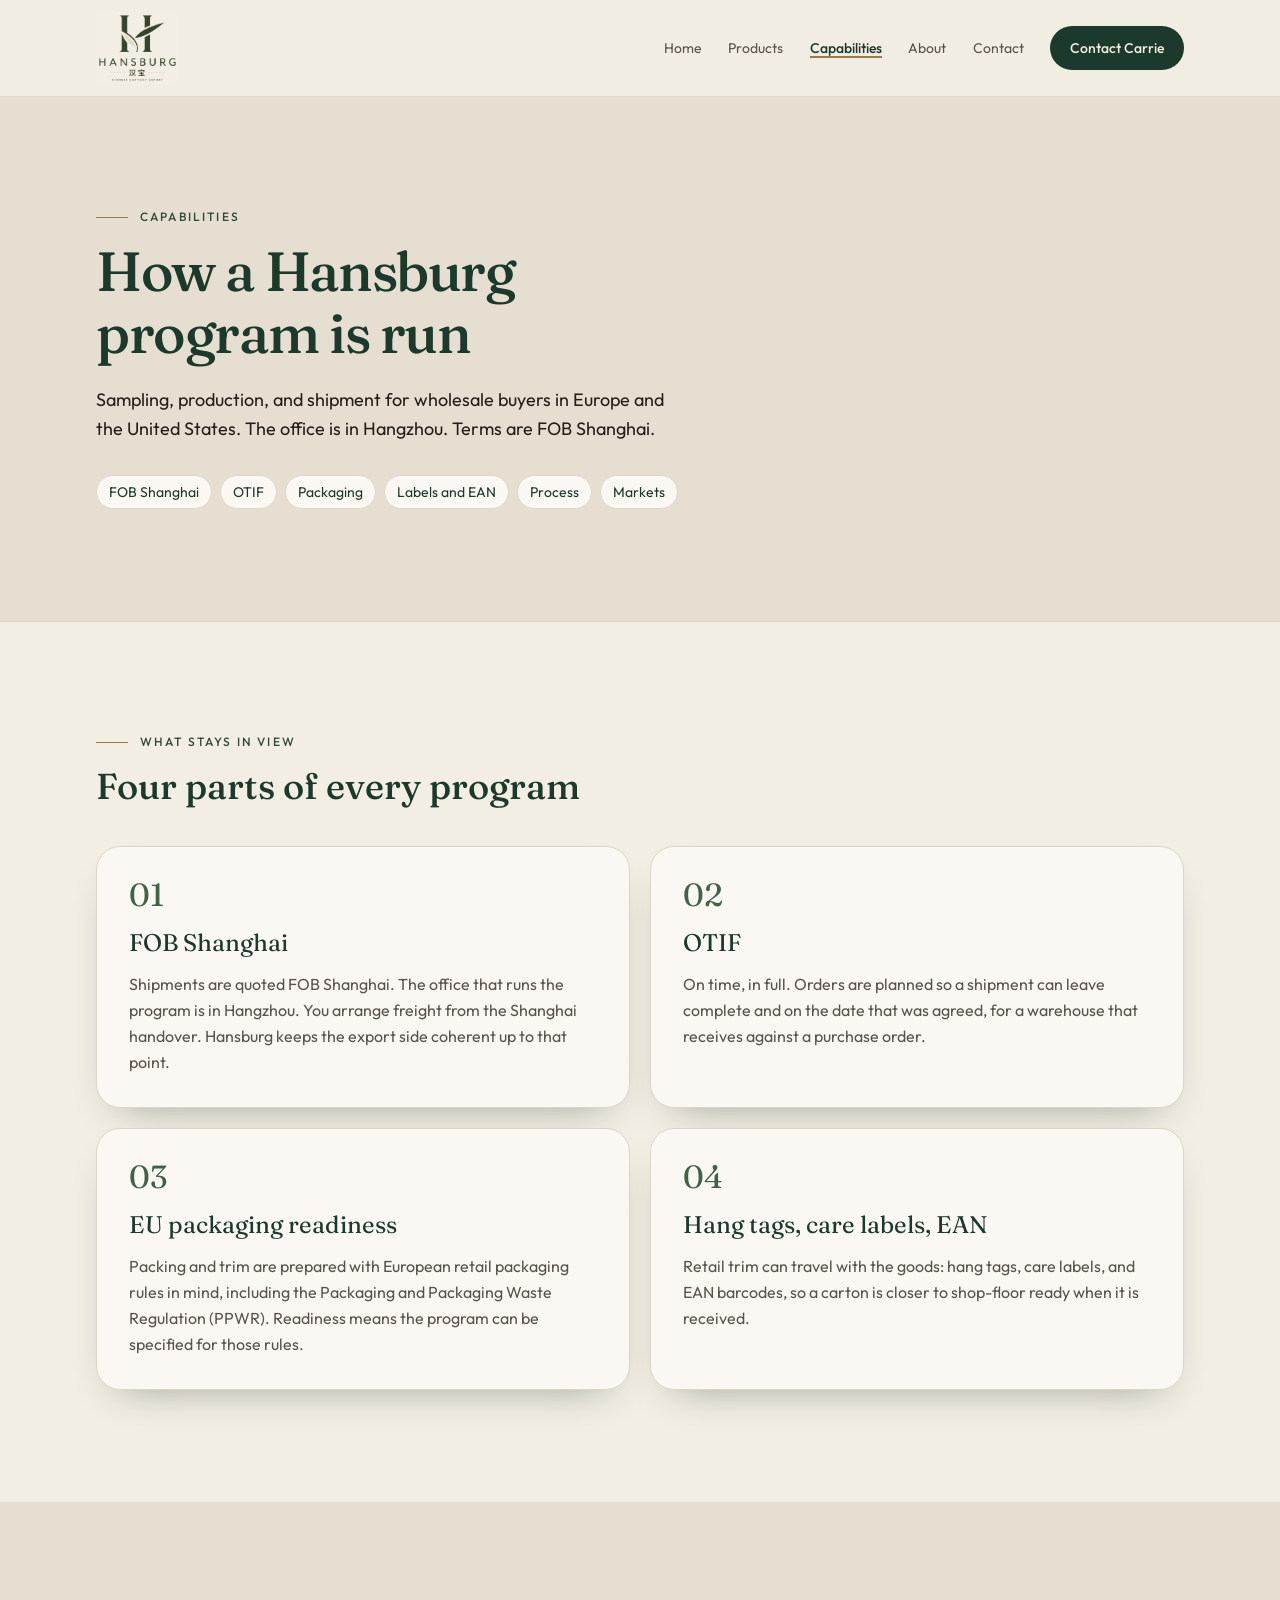
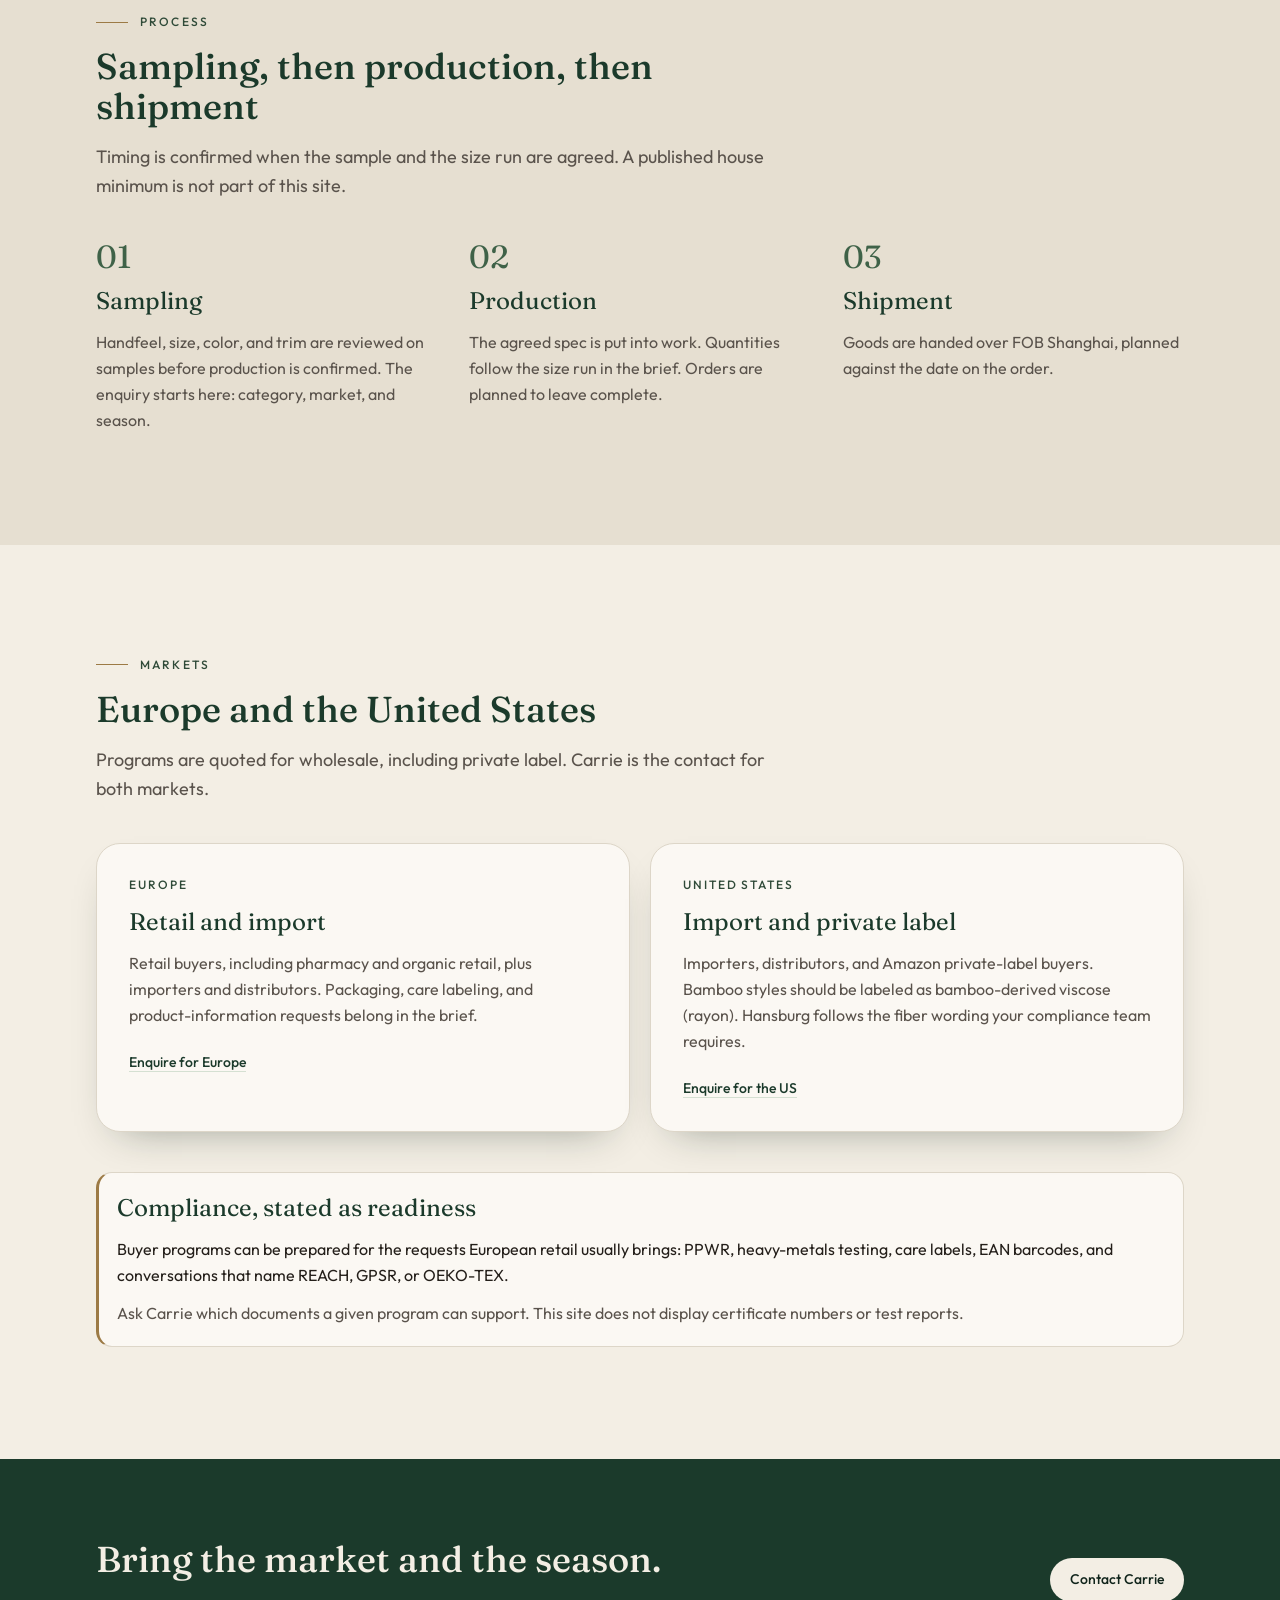
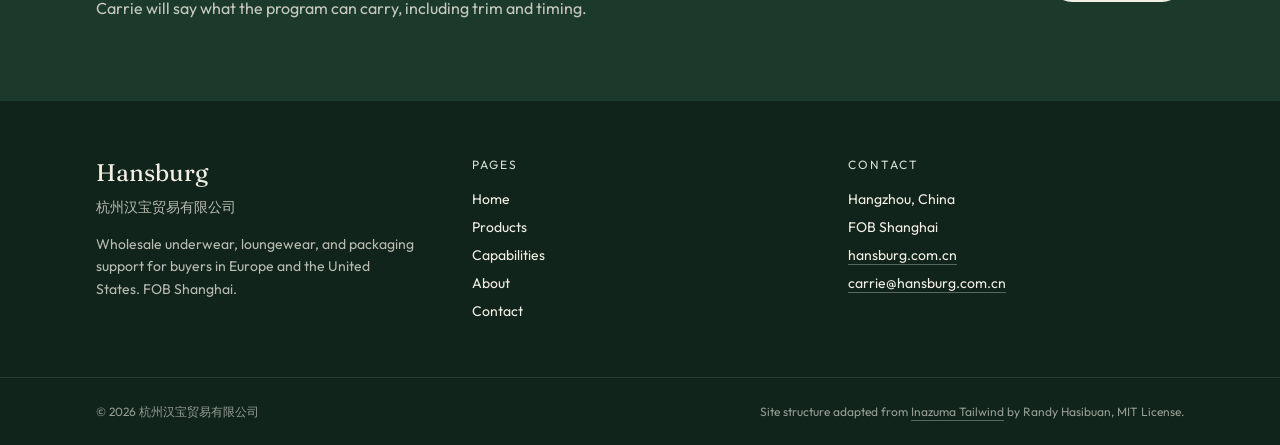
<file: capabilities.html>
<!DOCTYPE html>
<html lang="en">
  <head>
    <meta charset="utf-8" />
    <meta name="viewport" content="width=device-width, initial-scale=1" />
    <title>Capabilities | Hansburg — FOB Shanghai</title>
    <meta
      name="description"
      content="How Hansburg runs a wholesale program: sampling, production, and FOB Shanghai shipment, with EU packaging readiness, care labels, and EAN support."
    />
    <meta name="theme-color" content="#1B3A2B" />
    <link rel="icon" href="assets/favicon.png" type="image/png" />
    <link rel="apple-touch-icon" href="assets/favicon.png" />
    <meta property="og:title" content="Capabilities | Hansburg" />
    <meta
      property="og:description"
      content="FOB Shanghai, OTIF planning, EU packaging readiness, and retail trim for Europe and US wholesale."
    />
    <meta property="og:type" content="website" />
    <link rel="stylesheet" href="assets/css/main.css" />
    <link rel="stylesheet" href="assets/css/site.css" />
  </head>
  <body>
    <a
      href="#main"
      class="sr-only focus:not-sr-only focus:absolute focus:left-4 focus:top-4 focus:z-[60] focus:rounded-full focus:bg-forest focus:px-4 focus:py-2 focus:text-cream"
      >Skip to content</a
    >

    <header
      data-header
      class="sticky top-0 z-50 border-b border-line/80 bg-cream/90 backdrop-blur-md"
    >
      <div class="page flex items-center justify-between gap-4 py-3">
        <a href="index.html" class="shrink-0">
          <img src="assets/logo.jpg" alt="Hansburg, Hangzhou, China" width="909" height="792" class="site-logo" />
        </a>
        <nav class="site-nav hidden items-center lg:flex" aria-label="Primary">
          <a class="nav-link" href="index.html">Home</a>
          <a class="nav-link" href="products.html">Products</a>
          <a class="nav-link" href="capabilities.html" aria-current="page">Capabilities</a>
          <a class="nav-link" href="about.html">About</a>
          <a class="nav-link" href="contact.html">Contact</a>
          <a class="btn-primary shrink-0" href="contact.html">Contact Carrie</a>
        </nav>
        <button
          id="menu-button"
          type="button"
          class="group inline-flex h-11 w-11 items-center justify-center rounded-full border border-line text-forest lg:hidden"
          aria-expanded="false"
          aria-controls="mobile-menu"
          aria-label="Open menu"
        >
          <svg viewBox="0 0 24 24" class="h-5 w-5 group-aria-expanded:hidden" aria-hidden="true" fill="none" stroke="currentColor" stroke-width="1.8">
            <path stroke-linecap="round" d="M4 7h16M4 12h16M4 17h16" />
          </svg>
          <svg viewBox="0 0 24 24" class="hidden h-5 w-5 group-aria-expanded:block" aria-hidden="true" fill="none" stroke="currentColor" stroke-width="1.8">
            <path stroke-linecap="round" d="M6 6l12 12M18 6L6 18" />
          </svg>
        </button>
      </div>
      <div id="mobile-menu" class="absolute inset-x-0 top-full hidden border-b border-line bg-cream shadow-card lg:hidden">
        <nav class="page flex flex-col py-3" aria-label="Mobile">
          <a class="nav-link py-3 text-lg" href="index.html">Home</a>
          <a class="nav-link py-3 text-lg" href="products.html">Products</a>
          <a class="nav-link py-3 text-lg" href="capabilities.html" aria-current="page">Capabilities</a>
          <a class="nav-link py-3 text-lg" href="about.html">About</a>
          <a class="nav-link py-3 text-lg" href="contact.html">Contact</a>
          <a class="btn-primary mt-3 mb-2" href="contact.html">Contact Carrie</a>
        </nav>
      </div>
      <noscript>
        <nav class="page noscript-nav" aria-label="Pages">
          <a href="index.html">Home</a>
          <a href="products.html">Products</a>
          <a href="capabilities.html">Capabilities</a>
          <a href="about.html">About</a>
          <a href="contact.html">Contact</a>
        </nav>
      </noscript>
    </header>

    <main id="main">
      <section class="page-hero">
        <div class="page py-20 md:py-28">
          <p class="eyebrow">Capabilities</p>
          <h1 class="display mt-4 max-w-xl">How a Hansburg program is run</h1>
          <p class="mt-5 max-w-xl text-lg leading-relaxed text-ink">
            Sampling, production, and shipment for wholesale buyers in Europe
            and the United States. The office is in Hangzhou. Terms are FOB Shanghai.
          </p>
          <ul class="mt-8 flex flex-wrap gap-2" aria-label="On this page">
            <li><a class="inline-flex rounded-full border border-line bg-cream-paper px-3 py-1.5 text-sm text-forest hover:border-sage" href="#fob">FOB Shanghai</a></li>
            <li><a class="inline-flex rounded-full border border-line bg-cream-paper px-3 py-1.5 text-sm text-forest hover:border-sage" href="#otif">OTIF</a></li>
            <li><a class="inline-flex rounded-full border border-line bg-cream-paper px-3 py-1.5 text-sm text-forest hover:border-sage" href="#packaging">Packaging</a></li>
            <li><a class="inline-flex rounded-full border border-line bg-cream-paper px-3 py-1.5 text-sm text-forest hover:border-sage" href="#labels">Labels and EAN</a></li>
            <li><a class="inline-flex rounded-full border border-line bg-cream-paper px-3 py-1.5 text-sm text-forest hover:border-sage" href="#process">Process</a></li>
            <li><a class="inline-flex rounded-full border border-line bg-cream-paper px-3 py-1.5 text-sm text-forest hover:border-sage" href="#markets">Markets</a></li>
          </ul>
        </div>
      </section>

      <section>
        <div class="page py-20 md:py-28">
          <div class="max-w-2xl">
            <p class="eyebrow">What stays in view</p>
            <h2 class="mt-4 font-serif text-3xl font-medium leading-tight text-forest sm:text-4xl">
              Four parts of every program
            </h2>
          </div>
          <ol class="mt-10 grid gap-5 md:grid-cols-2">
            <li id="fob" class="rounded-3xl border border-line bg-cream-paper p-6 shadow-card sm:p-8">
              <p class="pillar-index">01</p>
              <h3 class="mt-4 font-serif text-2xl text-forest">FOB Shanghai</h3>
              <p class="mt-3 leading-relaxed text-warm">
                Shipments are quoted FOB Shanghai. The office that runs the
                program is in Hangzhou. You arrange freight from the Shanghai
                handover. Hansburg keeps the export side coherent up to that point.
              </p>
            </li>
            <li id="otif" class="rounded-3xl border border-line bg-cream-paper p-6 shadow-card sm:p-8">
              <p class="pillar-index">02</p>
              <h3 class="mt-4 font-serif text-2xl text-forest">OTIF</h3>
              <p class="mt-3 leading-relaxed text-warm">
                On time, in full. Orders are planned so a shipment can leave
                complete and on the date that was agreed, for a warehouse that
                receives against a purchase order.
              </p>
            </li>
            <li id="packaging" class="rounded-3xl border border-line bg-cream-paper p-6 shadow-card sm:p-8">
              <p class="pillar-index">03</p>
              <h3 class="mt-4 font-serif text-2xl text-forest">EU packaging readiness</h3>
              <p class="mt-3 leading-relaxed text-warm">
                Packing and trim are prepared with European retail packaging
                rules in mind, including the Packaging and Packaging Waste
                Regulation (PPWR). Readiness means the program can be specified
                for those rules.
              </p>
            </li>
            <li id="labels" class="rounded-3xl border border-line bg-cream-paper p-6 shadow-card sm:p-8">
              <p class="pillar-index">04</p>
              <h3 class="mt-4 font-serif text-2xl text-forest">Hang tags, care labels, EAN</h3>
              <p class="mt-3 leading-relaxed text-warm">
                Retail trim can travel with the goods: hang tags, care labels,
                and EAN barcodes, so a carton is closer to shop-floor ready
                when it is received.
              </p>
            </li>
          </ol>
        </div>
      </section>

      <section id="process" class="bg-cream-deep">
        <div class="page py-20 md:py-28">
          <div class="max-w-2xl">
            <p class="eyebrow">Process</p>
            <h2 class="mt-4 font-serif text-3xl font-medium leading-tight text-forest sm:text-4xl">
              Sampling, then production, then shipment
            </h2>
            <p class="mt-4 text-lg leading-relaxed text-warm">
              Timing is confirmed when the sample and the size run are agreed.
              A published house minimum is not part of this site.
            </p>
          </div>
          <ol class="steps">
            <li>
              <p class="step-index">01</p>
              <h3 class="mt-3 font-serif text-2xl text-forest">Sampling</h3>
              <p class="mt-3 leading-relaxed text-warm">
                Handfeel, size, color, and trim are reviewed on samples before
                production is confirmed. The enquiry starts here: category,
                market, and season.
              </p>
            </li>
            <li>
              <p class="step-index">02</p>
              <h3 class="mt-3 font-serif text-2xl text-forest">Production</h3>
              <p class="mt-3 leading-relaxed text-warm">
                The agreed spec is put into work. Quantities follow the size
                run in the brief. Orders are planned to leave complete.
              </p>
            </li>
            <li>
              <p class="step-index">03</p>
              <h3 class="mt-3 font-serif text-2xl text-forest">Shipment</h3>
              <p class="mt-3 leading-relaxed text-warm">
                Goods are handed over FOB Shanghai, planned against the date
                on the order.
              </p>
            </li>
          </ol>
        </div>
      </section>

      <section id="markets">
        <div class="page py-20 md:py-28">
          <div class="max-w-2xl">
            <p class="eyebrow">Markets</p>
            <h2 class="mt-4 font-serif text-3xl font-medium leading-tight text-forest sm:text-4xl">
              Europe and the United States
            </h2>
            <p class="mt-4 text-lg leading-relaxed text-warm">
              Programs are quoted for wholesale, including private label.
              Carrie is the contact for both markets.
            </p>
          </div>
          <div class="mt-10 grid gap-5 md:grid-cols-2">
            <article class="rounded-3xl border border-line bg-cream-paper p-6 shadow-card sm:p-8">
              <p class="kicker">Europe</p>
              <h3 class="mt-3 font-serif text-2xl text-forest">Retail and import</h3>
              <p class="mt-3 leading-relaxed text-warm">
                Retail buyers, including pharmacy and organic retail, plus
                importers and distributors. Packaging, care labeling, and
                product-information requests belong in the brief.
              </p>
              <a class="mt-6 inline-block text-sm font-medium text-forest underline decoration-sage-mist underline-offset-4 hover:decoration-sage" href="contact.html?market=Europe">Enquire for Europe</a>
            </article>
            <article class="rounded-3xl border border-line bg-cream-paper p-6 shadow-card sm:p-8">
              <p class="kicker">United States</p>
              <h3 class="mt-3 font-serif text-2xl text-forest">Import and private label</h3>
              <p class="mt-3 leading-relaxed text-warm">
                Importers, distributors, and Amazon private-label buyers.
                Bamboo styles should be labeled as bamboo-derived viscose
                (rayon). Hansburg follows the fiber wording your compliance
                team requires.
              </p>
              <a class="mt-6 inline-block text-sm font-medium text-forest underline decoration-sage-mist underline-offset-4 hover:decoration-sage" href="contact.html?market=United%20States">Enquire for the US</a>
            </article>
          </div>

          <aside id="readiness" class="note mt-10">
            <h3 class="font-serif text-2xl text-forest">Compliance, stated as readiness</h3>
            <p class="mt-3 leading-relaxed text-ink">
              Buyer programs can be prepared for the requests European retail
              usually brings: PPWR, heavy-metals testing, care labels, EAN
              barcodes, and conversations that name REACH, GPSR, or OEKO-TEX.
            </p>
            <p class="leading-relaxed text-warm">
              Ask Carrie which documents a given program can support. This site
              does not display certificate numbers or test reports.
            </p>
          </aside>
        </div>
      </section>

      <section class="bg-forest text-cream" aria-labelledby="cta-heading">
        <div class="page flex flex-col gap-6 py-20 sm:flex-row sm:items-center sm:justify-between">
          <div class="max-w-xl">
            <h2 id="cta-heading" class="font-serif text-3xl font-medium leading-tight sm:text-4xl">
              Bring the market and the season.
            </h2>
            <p class="mt-4 leading-relaxed text-cream/80">
              Carrie will say what the program can carry, including trim and timing.
            </p>
          </div>
          <a class="btn-light shrink-0" href="contact.html">Contact Carrie</a>
        </div>
      </section>
    </main>

    <footer class="bg-forest-deep text-cream">
      <div class="page grid gap-10 py-14 md:grid-cols-3">
        <div>
          <p class="font-serif text-2xl">Hansburg</p>
          <p class="mt-2 text-sm text-cream/75" lang="zh-Hans">杭州汉宝贸易有限公司</p>
          <p class="mt-4 max-w-xs text-sm leading-relaxed text-cream/75">
            Wholesale underwear, loungewear, and packaging support for buyers in
            Europe and the United States. FOB Shanghai.
          </p>
        </div>
        <div>
          <p class="text-xs uppercase tracking-[0.16em] text-sage-mist">Pages</p>
          <ul class="mt-4 space-y-2 text-sm">
            <li><a class="hover:underline" href="index.html">Home</a></li>
            <li><a class="hover:underline" href="products.html">Products</a></li>
            <li><a class="hover:underline" href="capabilities.html" aria-current="page">Capabilities</a></li>
            <li><a class="hover:underline" href="about.html">About</a></li>
            <li><a class="hover:underline" href="contact.html">Contact</a></li>
          </ul>
        </div>
        <div>
          <p class="text-xs uppercase tracking-[0.16em] text-sage-mist">Contact</p>
          <ul class="mt-4 space-y-2 text-sm">
            <li>Hangzhou, China</li>
            <li>FOB Shanghai</li>
            <li><a class="underline decoration-white/30 underline-offset-4 hover:decoration-cream" href="https://hansburg.com.cn" target="_blank" rel="noopener noreferrer">hansburg.com.cn</a></li>
            <li><a class="underline decoration-white/30 underline-offset-4 hover:decoration-cream" href="mailto:carrie@hansburg.com.cn">carrie@hansburg.com.cn</a></li>
          </ul>
        </div>
      </div>
      <div class="border-t border-white/10">
        <div class="page flex flex-col gap-2 py-6 text-xs leading-relaxed text-cream/60 sm:flex-row sm:items-center sm:justify-between">
          <p>© 2026 杭州汉宝贸易有限公司</p>
          <p>
            Site structure adapted from
            <a class="underline decoration-white/30 underline-offset-4 hover:text-cream" href="https://github.com/ranyeh24/inazuma-tailwind" target="_blank" rel="noopener noreferrer">Inazuma Tailwind</a>
            by Randy Hasibuan, MIT License.
          </p>
        </div>
      </div>
    </footer>

    <script src="assets/js/main.js" defer></script>
  </body>
</html>
</file>
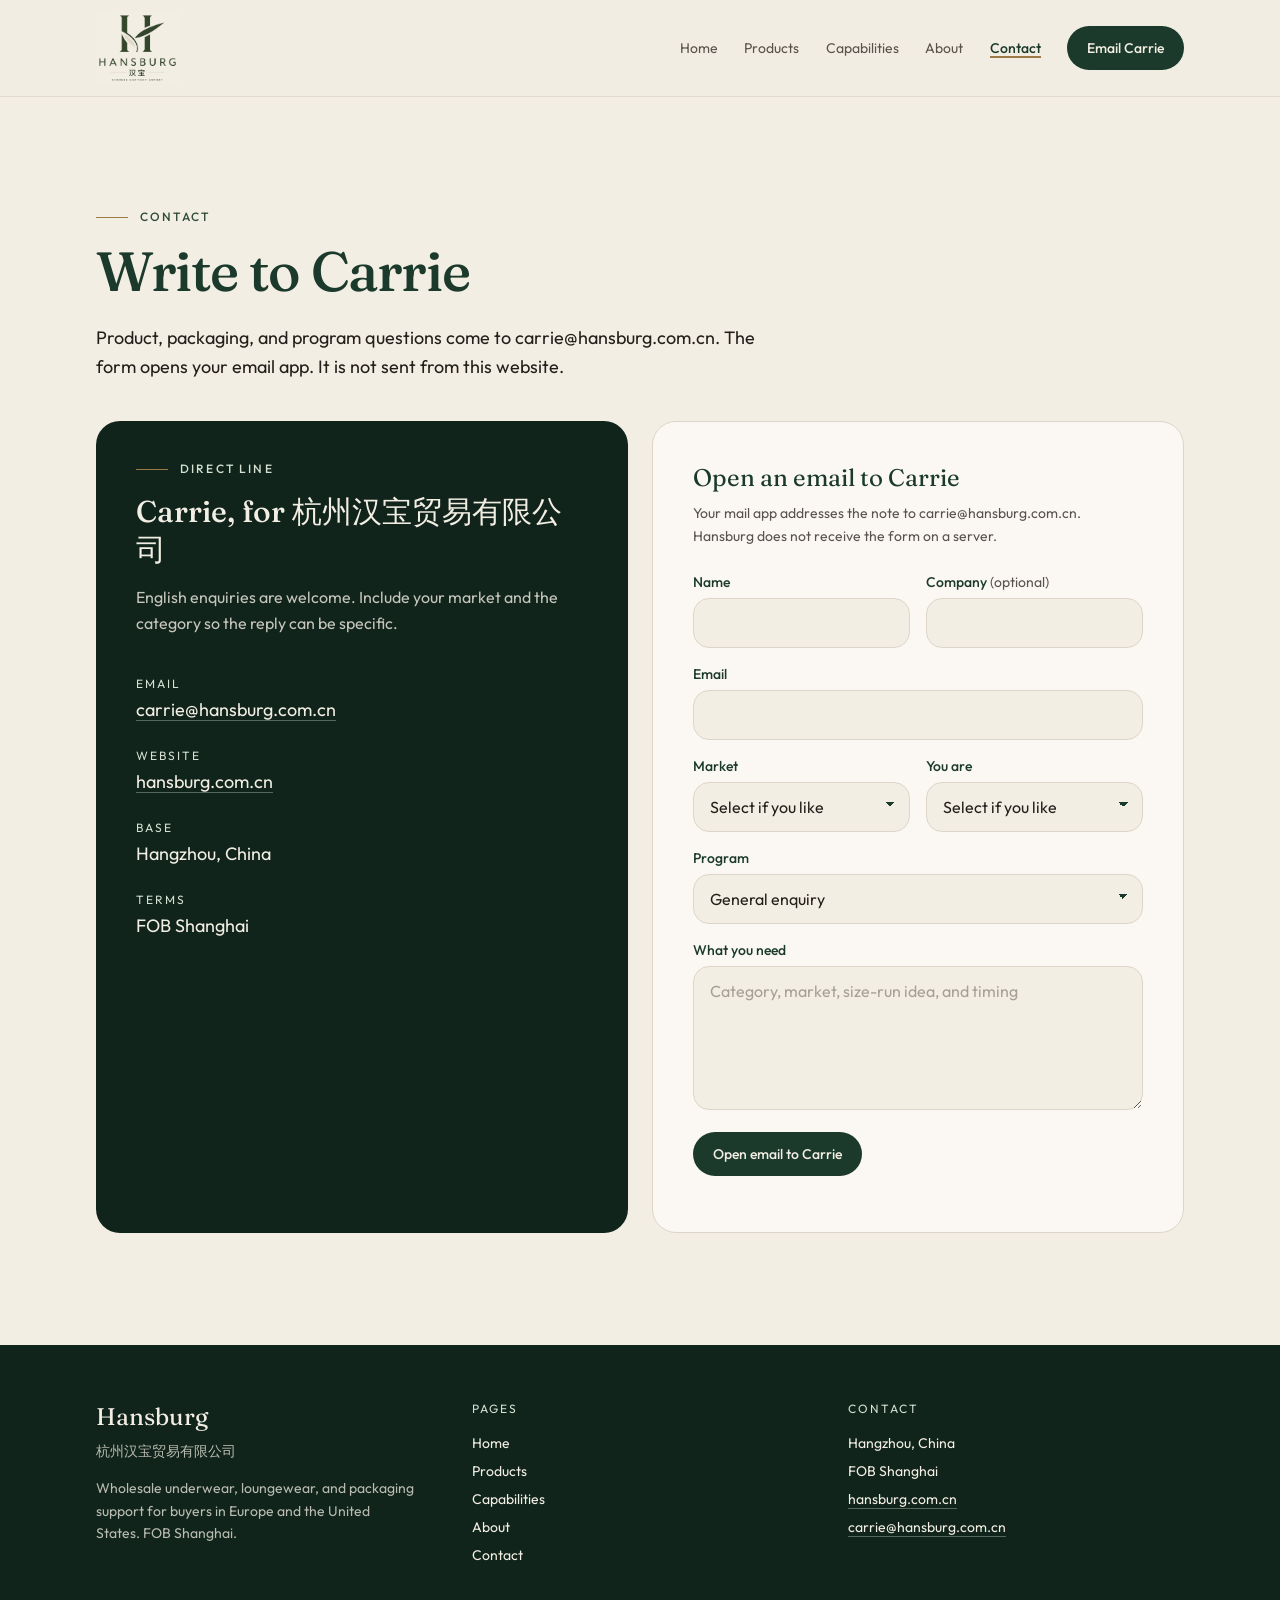
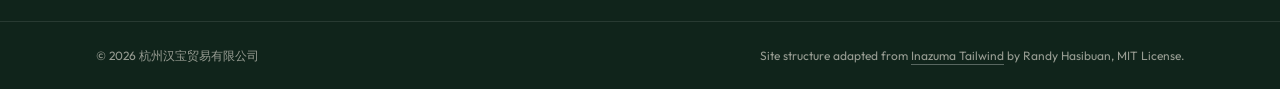
<file: contact.html>
<!DOCTYPE html>
<html lang="en">
  <head>
    <meta charset="utf-8" />
    <meta name="viewport" content="width=device-width, initial-scale=1" />
    <title>Contact Carrie | Hansburg</title>
    <meta
      name="description"
      content="Contact Carrie at carrie@hansburg.com.cn for Hansburg wholesale programs. Hangzhou export house. FOB Shanghai. Europe and the United States."
    />
    <meta name="theme-color" content="#1B3A2B" />
    <link rel="icon" href="assets/favicon.png" type="image/png" />
    <link rel="apple-touch-icon" href="assets/favicon.png" />
    <meta property="og:title" content="Contact Carrie | Hansburg" />
    <meta
      property="og:description"
      content="Write to carrie@hansburg.com.cn about underwear, loungewear, and packaging programs."
    />
    <meta property="og:type" content="website" />
    <link rel="stylesheet" href="assets/css/main.css" />
    <link rel="stylesheet" href="assets/css/site.css" />
  </head>
  <body>
    <a
      href="#main"
      class="sr-only focus:not-sr-only focus:absolute focus:left-4 focus:top-4 focus:z-[60] focus:rounded-full focus:bg-forest focus:px-4 focus:py-2 focus:text-cream"
      >Skip to content</a
    >

    <header
      data-header
      class="sticky top-0 z-50 border-b border-line/80 bg-cream/90 backdrop-blur-md"
    >
      <div class="page flex items-center justify-between gap-4 py-3">
        <a href="index.html" class="shrink-0">
          <img src="assets/logo.jpg" alt="Hansburg, Hangzhou, China" width="909" height="792" class="site-logo" />
        </a>
        <nav class="site-nav hidden items-center lg:flex" aria-label="Primary">
          <a class="nav-link" href="index.html">Home</a>
          <a class="nav-link" href="products.html">Products</a>
          <a class="nav-link" href="capabilities.html">Capabilities</a>
          <a class="nav-link" href="about.html">About</a>
          <a class="nav-link" href="contact.html" aria-current="page">Contact</a>
          <a class="btn-primary shrink-0" href="mailto:carrie@hansburg.com.cn">Email Carrie</a>
        </nav>
        <button
          id="menu-button"
          type="button"
          class="group inline-flex h-11 w-11 items-center justify-center rounded-full border border-line text-forest lg:hidden"
          aria-expanded="false"
          aria-controls="mobile-menu"
          aria-label="Open menu"
        >
          <svg viewBox="0 0 24 24" class="h-5 w-5 group-aria-expanded:hidden" aria-hidden="true" fill="none" stroke="currentColor" stroke-width="1.8">
            <path stroke-linecap="round" d="M4 7h16M4 12h16M4 17h16" />
          </svg>
          <svg viewBox="0 0 24 24" class="hidden h-5 w-5 group-aria-expanded:block" aria-hidden="true" fill="none" stroke="currentColor" stroke-width="1.8">
            <path stroke-linecap="round" d="M6 6l12 12M18 6L6 18" />
          </svg>
        </button>
      </div>
      <div id="mobile-menu" class="absolute inset-x-0 top-full hidden border-b border-line bg-cream shadow-card lg:hidden">
        <nav class="page flex flex-col py-3" aria-label="Mobile">
          <a class="nav-link py-3 text-lg" href="index.html">Home</a>
          <a class="nav-link py-3 text-lg" href="products.html">Products</a>
          <a class="nav-link py-3 text-lg" href="capabilities.html">Capabilities</a>
          <a class="nav-link py-3 text-lg" href="about.html">About</a>
          <a class="nav-link py-3 text-lg" href="contact.html" aria-current="page">Contact</a>
          <a class="btn-primary mt-3 mb-2" href="mailto:carrie@hansburg.com.cn">Email Carrie</a>
        </nav>
      </div>
      <noscript>
        <nav class="page noscript-nav" aria-label="Pages">
          <a href="index.html">Home</a>
          <a href="products.html">Products</a>
          <a href="capabilities.html">Capabilities</a>
          <a href="about.html">About</a>
          <a href="contact.html">Contact</a>
        </nav>
      </noscript>
    </header>

    <main id="main">
      <section>
        <div class="page py-20 md:py-28">
          <div class="max-w-2xl">
            <p class="eyebrow">Contact</p>
            <h1 class="display mt-4">Write to Carrie</h1>
            <p class="mt-5 text-lg leading-relaxed text-ink">
              Product, packaging, and program questions come to
              carrie@hansburg.com.cn. The form opens your email app. It is not
              sent from this website.
            </p>
          </div>

          <div class="mt-10 grid items-stretch gap-6 lg:grid-cols-2">
            <div class="rounded-3xl bg-forest-deep p-8 text-cream sm:p-10">
              <p class="flex items-center gap-3 text-xs font-medium uppercase tracking-[0.18em] text-sage-mist">
                <span class="h-px w-8 bg-gold" aria-hidden="true"></span>
                Direct line
              </p>
              <h2 class="mt-4 font-serif text-3xl font-medium leading-tight">
                Carrie, for 杭州汉宝贸易有限公司
              </h2>
              <p class="mt-4 max-w-md leading-relaxed text-cream/80">
                English enquiries are welcome. Include your market and the
                category so the reply can be specific.
              </p>
              <address class="mt-10 space-y-6 not-italic">
                <div>
                  <p class="text-xs uppercase tracking-[0.16em] text-sage-mist">Email</p>
                  <a class="mt-1 inline-block text-lg text-cream underline decoration-white/30 underline-offset-4 hover:decoration-cream" href="mailto:carrie@hansburg.com.cn">carrie@hansburg.com.cn</a>
                </div>
                <div>
                  <p class="text-xs uppercase tracking-[0.16em] text-sage-mist">Website</p>
                  <a class="mt-1 inline-block text-lg text-cream underline decoration-white/30 underline-offset-4 hover:decoration-cream" href="https://hansburg.com.cn" target="_blank" rel="noopener noreferrer">hansburg.com.cn</a>
                </div>
                <div>
                  <p class="text-xs uppercase tracking-[0.16em] text-sage-mist">Base</p>
                  <p class="mt-1 text-lg">Hangzhou, China</p>
                </div>
                <div>
                  <p class="text-xs uppercase tracking-[0.16em] text-sage-mist">Terms</p>
                  <p class="mt-1 text-lg">FOB Shanghai</p>
                </div>
              </address>
            </div>

            <div class="rounded-3xl border border-line bg-cream-paper p-8 sm:p-10">
              <h2 class="font-serif text-2xl text-forest">Open an email to Carrie</h2>
              <p class="mt-2 text-sm leading-relaxed text-warm">
                Your mail app addresses the note to carrie@hansburg.com.cn.
                Hansburg does not receive the form on a server.
              </p>
              <form id="contact-form" class="mt-6 space-y-4" action="mailto:carrie@hansburg.com.cn" method="post" enctype="text/plain">
                <div class="form-split">
                  <div>
                    <label class="mb-1.5 block text-sm font-medium text-forest" for="name">Name</label>
                    <input class="field" id="name" name="name" type="text" autocomplete="name" required maxlength="120" />
                  </div>
                  <div>
                    <label class="mb-1.5 block text-sm font-medium text-forest" for="company">Company <span class="font-normal text-warm">(optional)</span></label>
                    <input class="field" id="company" name="company" type="text" autocomplete="organization" maxlength="160" />
                  </div>
                </div>
                <div>
                  <label class="mb-1.5 block text-sm font-medium text-forest" for="email">Email</label>
                  <input class="field" id="email" name="email" type="email" autocomplete="email" required maxlength="160" />
                </div>
                <div class="form-split">
                  <div>
                    <label class="mb-1.5 block text-sm font-medium text-forest" for="market">Market</label>
                    <select class="field" id="market" name="market">
                      <option value="">Select if you like</option>
                      <option value="Europe">Europe</option>
                      <option value="United States">United States</option>
                      <option value="Both">Both</option>
                    </select>
                  </div>
                  <div>
                    <label class="mb-1.5 block text-sm font-medium text-forest" for="buyer">You are</label>
                    <select class="field" id="buyer" name="buyer">
                      <option value="">Select if you like</option>
                      <option value="European retail">European retail</option>
                      <option value="Pharmacy or organic retail">Pharmacy or organic retail</option>
                      <option value="US importer or distributor">US importer or distributor</option>
                      <option value="Amazon private label">Amazon private label</option>
                      <option value="Other wholesale">Other wholesale</option>
                    </select>
                  </div>
                </div>
                <div>
                  <label class="mb-1.5 block text-sm font-medium text-forest" for="program">Program</label>
                  <select class="field" id="program" name="program">
                    <option value="">General enquiry</option>
                    <option value="eco-bamboo">Eco bamboo underwear</option>
                    <option value="mens">Men’s boxers and invisible briefs</option>
                    <option value="womens-basics">Women’s briefs, wireless bras, seamless basics</option>
                    <option value="loungewear">Loungewear and pajamas</option>
                    <option value="leggings">Leggings and bras</option>
                    <option value="kids">Kids underwear</option>
                    <option value="packaging">Hang tags and packaging</option>
                  </select>
                </div>
                <div>
                  <label class="mb-1.5 block text-sm font-medium text-forest" for="message">What you need</label>
                  <textarea class="field min-h-36 resize-y" id="message" name="message" required maxlength="2000" placeholder="Category, market, size-run idea, and timing"></textarea>
                </div>
                <button class="btn-primary w-full sm:w-auto" type="submit">Open email to Carrie</button>
                <p id="form-status" class="text-sm leading-relaxed text-moss" role="status" aria-live="polite"></p>
              </form>
              <noscript>
                <p class="mt-4 text-sm text-warm">
                  JavaScript is off. Email
                  <a class="underline" href="mailto:carrie@hansburg.com.cn">carrie@hansburg.com.cn</a>
                  directly.
                </p>
              </noscript>
            </div>
          </div>
        </div>
      </section>
    </main>

    <footer class="bg-forest-deep text-cream">
      <div class="page grid gap-10 py-14 md:grid-cols-3">
        <div>
          <p class="font-serif text-2xl">Hansburg</p>
          <p class="mt-2 text-sm text-cream/75" lang="zh-Hans">杭州汉宝贸易有限公司</p>
          <p class="mt-4 max-w-xs text-sm leading-relaxed text-cream/75">
            Wholesale underwear, loungewear, and packaging support for buyers in
            Europe and the United States. FOB Shanghai.
          </p>
        </div>
        <div>
          <p class="text-xs uppercase tracking-[0.16em] text-sage-mist">Pages</p>
          <ul class="mt-4 space-y-2 text-sm">
            <li><a class="hover:underline" href="index.html">Home</a></li>
            <li><a class="hover:underline" href="products.html">Products</a></li>
            <li><a class="hover:underline" href="capabilities.html">Capabilities</a></li>
            <li><a class="hover:underline" href="about.html">About</a></li>
            <li><a class="hover:underline" href="contact.html" aria-current="page">Contact</a></li>
          </ul>
        </div>
        <div>
          <p class="text-xs uppercase tracking-[0.16em] text-sage-mist">Contact</p>
          <ul class="mt-4 space-y-2 text-sm">
            <li>Hangzhou, China</li>
            <li>FOB Shanghai</li>
            <li><a class="underline decoration-white/30 underline-offset-4 hover:decoration-cream" href="https://hansburg.com.cn" target="_blank" rel="noopener noreferrer">hansburg.com.cn</a></li>
            <li><a class="underline decoration-white/30 underline-offset-4 hover:decoration-cream" href="mailto:carrie@hansburg.com.cn">carrie@hansburg.com.cn</a></li>
          </ul>
        </div>
      </div>
      <div class="border-t border-white/10">
        <div class="page flex flex-col gap-2 py-6 text-xs leading-relaxed text-cream/60 sm:flex-row sm:items-center sm:justify-between">
          <p>© 2026 杭州汉宝贸易有限公司</p>
          <p>
            Site structure adapted from
            <a class="underline decoration-white/30 underline-offset-4 hover:text-cream" href="https://github.com/ranyeh24/inazuma-tailwind" target="_blank" rel="noopener noreferrer">Inazuma Tailwind</a>
            by Randy Hasibuan, MIT License.
          </p>
        </div>
      </div>
    </footer>

    <script src="assets/js/main.js" defer></script>
  </body>
</html>
</file>
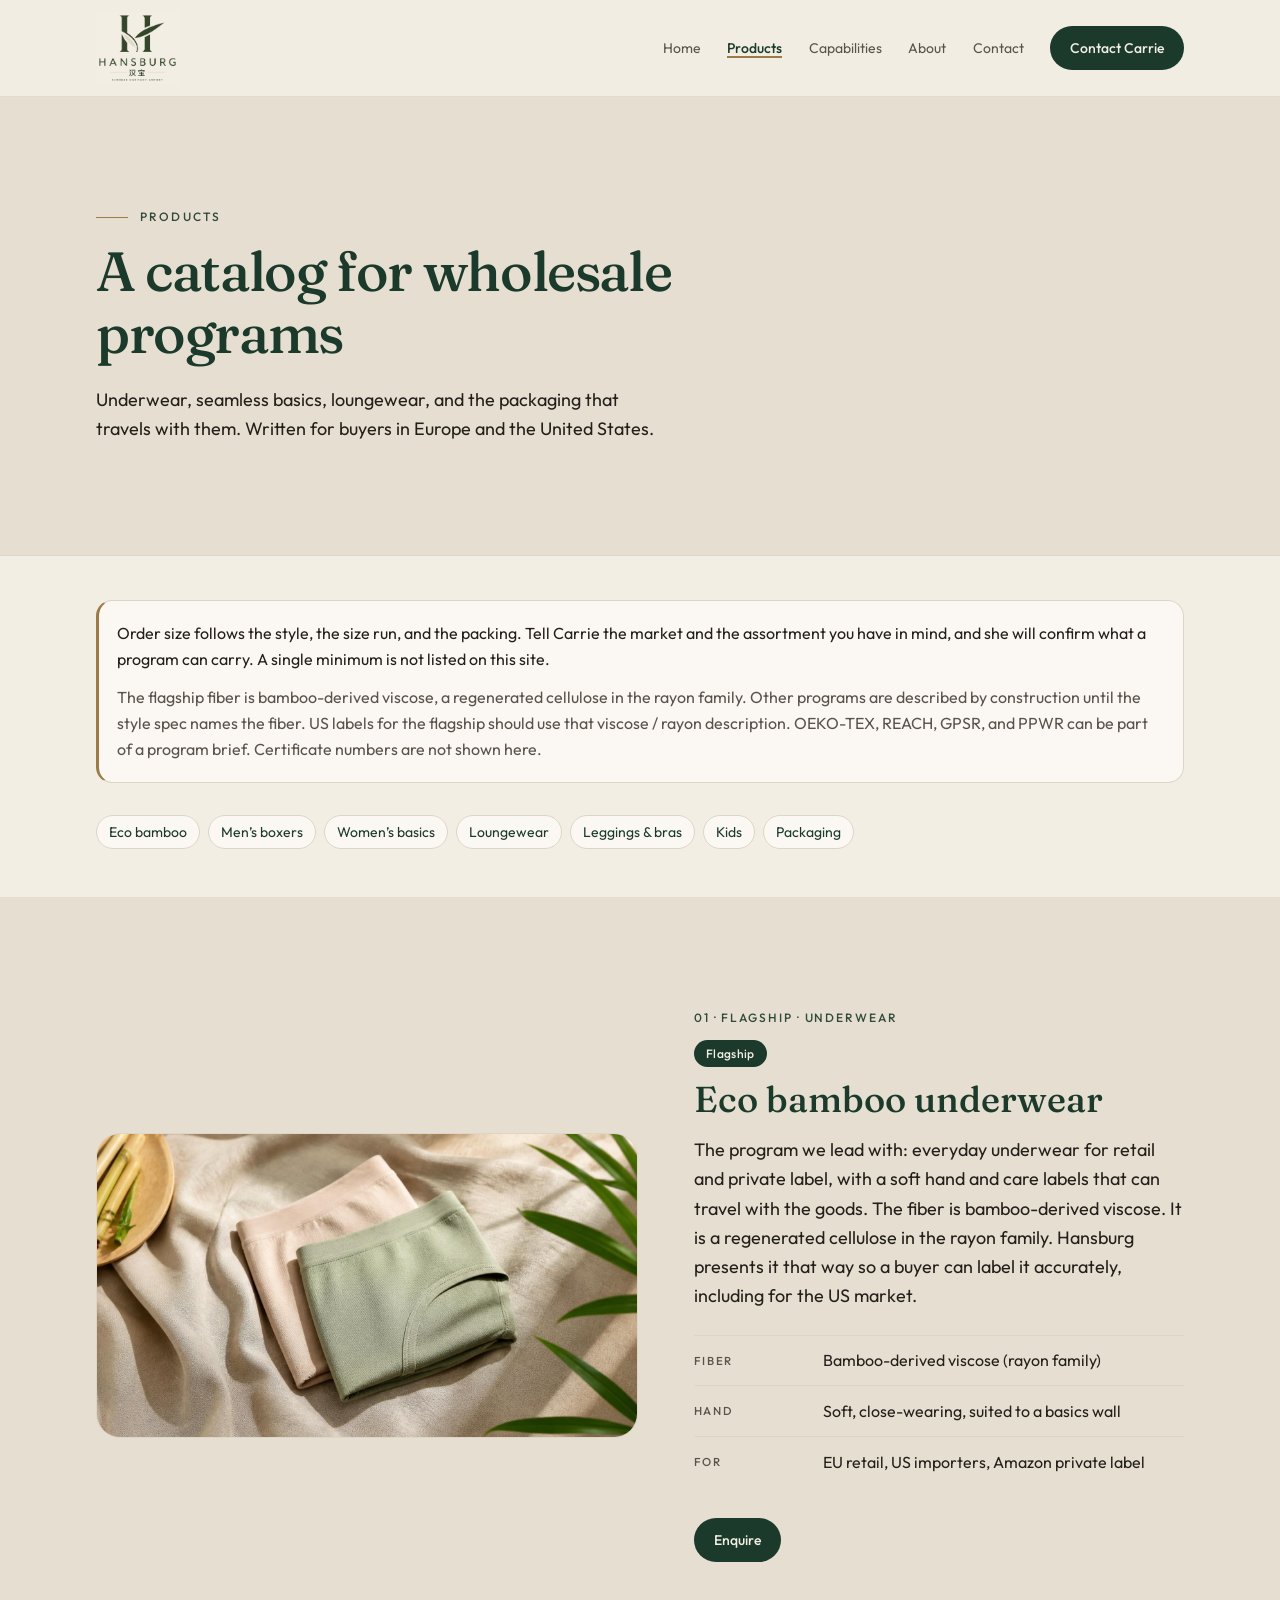
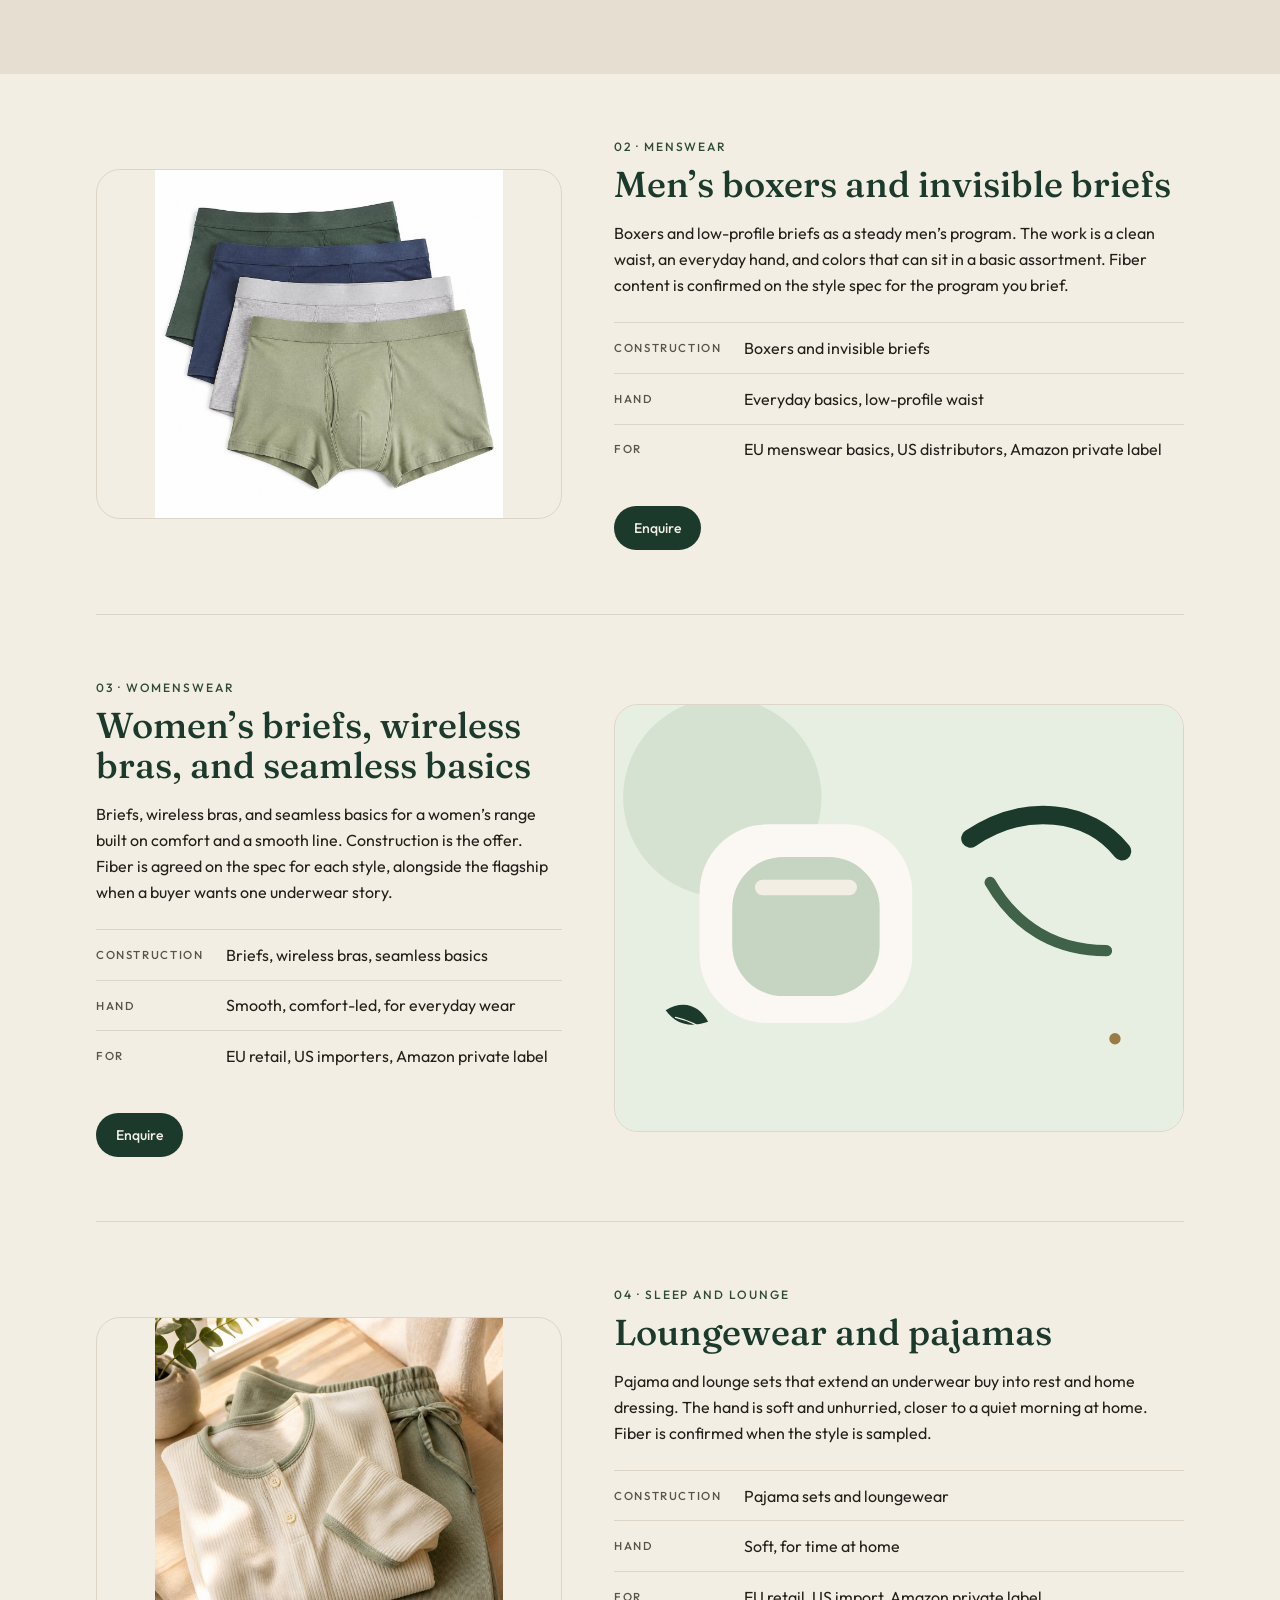
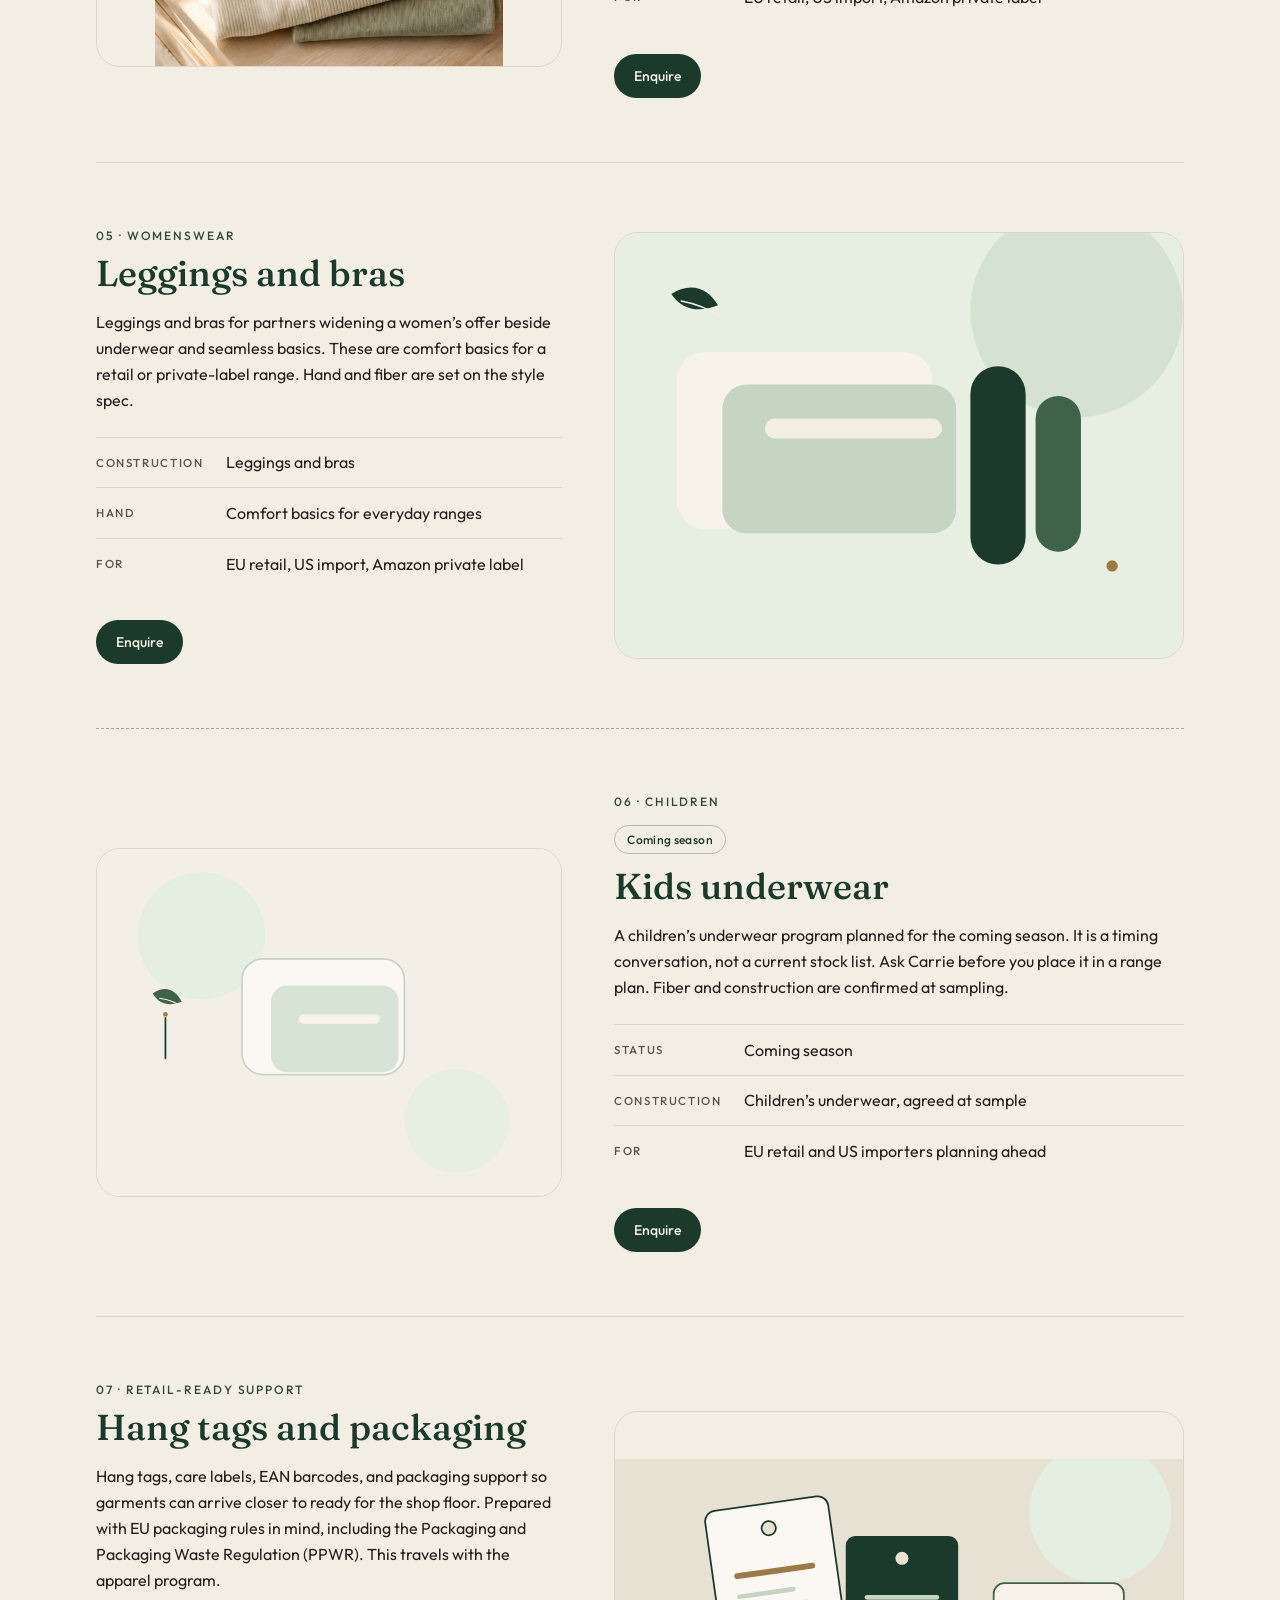
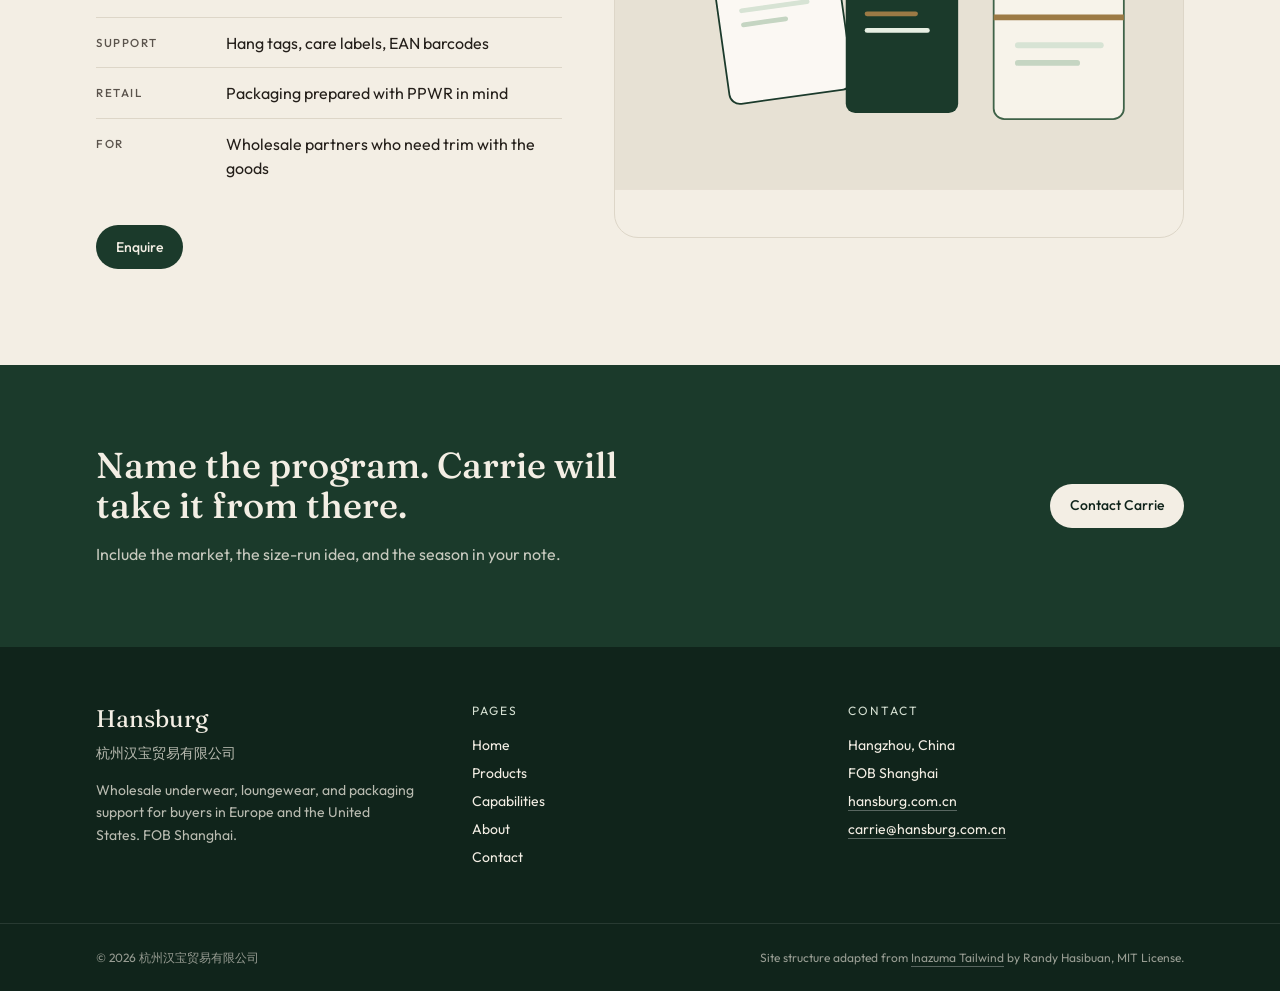
<file: products.html>
<!DOCTYPE html>
<html lang="en">
  <head>
    <meta charset="utf-8" />
    <meta name="viewport" content="width=device-width, initial-scale=1" />
    <title>Products | Hansburg wholesale programs</title>
    <meta
      name="description"
      content="Hansburg product programs: eco bamboo underwear, men’s and women’s basics, loungewear, leggings, kids underwear, and hang tags. For EU and US wholesale buyers."
    />
    <meta name="theme-color" content="#1B3A2B" />
    <link rel="icon" href="assets/favicon.png" type="image/png" />
    <link rel="apple-touch-icon" href="assets/favicon.png" />
    <meta property="og:title" content="Products | Hansburg" />
    <meta
      property="og:description"
      content="A wholesale catalog of underwear, seamless basics, loungewear, and packaging support. FOB Shanghai."
    />
    <meta property="og:type" content="website" />
    <link rel="stylesheet" href="assets/css/main.css" />
    <link rel="stylesheet" href="assets/css/site.css" />
  </head>
  <body>
    <a
      href="#main"
      class="sr-only focus:not-sr-only focus:absolute focus:left-4 focus:top-4 focus:z-[60] focus:rounded-full focus:bg-forest focus:px-4 focus:py-2 focus:text-cream"
      >Skip to content</a
    >

    <header
      data-header
      class="sticky top-0 z-50 border-b border-line/80 bg-cream/90 backdrop-blur-md"
    >
      <div class="page flex items-center justify-between gap-4 py-3">
        <a href="index.html" class="shrink-0">
          <img src="assets/logo.jpg" alt="Hansburg, Hangzhou, China" width="909" height="792" class="site-logo" />
        </a>
        <nav class="site-nav hidden items-center lg:flex" aria-label="Primary">
          <a class="nav-link" href="index.html">Home</a>
          <a class="nav-link" href="products.html" aria-current="page">Products</a>
          <a class="nav-link" href="capabilities.html">Capabilities</a>
          <a class="nav-link" href="about.html">About</a>
          <a class="nav-link" href="contact.html">Contact</a>
          <a class="btn-primary shrink-0" href="contact.html">Contact Carrie</a>
        </nav>
        <button
          id="menu-button"
          type="button"
          class="group inline-flex h-11 w-11 items-center justify-center rounded-full border border-line text-forest lg:hidden"
          aria-expanded="false"
          aria-controls="mobile-menu"
          aria-label="Open menu"
        >
          <svg viewBox="0 0 24 24" class="h-5 w-5 group-aria-expanded:hidden" aria-hidden="true" fill="none" stroke="currentColor" stroke-width="1.8">
            <path stroke-linecap="round" d="M4 7h16M4 12h16M4 17h16" />
          </svg>
          <svg viewBox="0 0 24 24" class="hidden h-5 w-5 group-aria-expanded:block" aria-hidden="true" fill="none" stroke="currentColor" stroke-width="1.8">
            <path stroke-linecap="round" d="M6 6l12 12M18 6L6 18" />
          </svg>
        </button>
      </div>
      <div id="mobile-menu" class="absolute inset-x-0 top-full hidden border-b border-line bg-cream shadow-card lg:hidden">
        <nav class="page flex flex-col py-3" aria-label="Mobile">
          <a class="nav-link py-3 text-lg" href="index.html">Home</a>
          <a class="nav-link py-3 text-lg" href="products.html" aria-current="page">Products</a>
          <a class="nav-link py-3 text-lg" href="capabilities.html">Capabilities</a>
          <a class="nav-link py-3 text-lg" href="about.html">About</a>
          <a class="nav-link py-3 text-lg" href="contact.html">Contact</a>
          <a class="btn-primary mt-3 mb-2" href="contact.html">Contact Carrie</a>
        </nav>
      </div>
      <noscript>
        <nav class="page noscript-nav" aria-label="Pages">
          <a href="index.html">Home</a>
          <a href="products.html">Products</a>
          <a href="capabilities.html">Capabilities</a>
          <a href="about.html">About</a>
          <a href="contact.html">Contact</a>
        </nav>
      </noscript>
    </header>

    <main id="main">
      <section class="page-hero">
        <div class="page py-20 md:py-28">
          <p class="eyebrow">Products</p>
          <h1 class="display mt-4 max-w-xl">A catalog for wholesale programs</h1>
          <p class="mt-5 max-w-xl text-lg leading-relaxed text-ink">
            Underwear, seamless basics, loungewear, and the packaging that
            travels with them. Written for buyers in Europe and the United States.
          </p>
        </div>
      </section>

      <div class="page catalog-intro">
        <aside class="note" aria-label="How to read this catalog">
          <p class="leading-relaxed text-ink">
            Order size follows the style, the size run, and the packing. Tell
            Carrie the market and the assortment you have in mind, and she will
            confirm what a program can carry. A single minimum is not listed on
            this site.
          </p>
          <p class="leading-relaxed text-warm">
            The flagship fiber is bamboo-derived viscose, a regenerated
            cellulose in the rayon family. Other programs are described by
            construction until the style spec names the fiber. US labels for
            the flagship should use that viscose / rayon description. OEKO-TEX,
            REACH, GPSR, and PPWR can be part of a program brief. Certificate
            numbers are not shown here.
          </p>
        </aside>

        <ul class="mt-8 flex flex-wrap gap-2" aria-label="Product programs">
          <li><a class="inline-flex rounded-full border border-line bg-cream-paper px-3 py-1.5 text-sm text-forest hover:border-sage" href="#eco-bamboo">Eco bamboo</a></li>
          <li><a class="inline-flex rounded-full border border-line bg-cream-paper px-3 py-1.5 text-sm text-forest hover:border-sage" href="#mens">Men’s boxers</a></li>
          <li><a class="inline-flex rounded-full border border-line bg-cream-paper px-3 py-1.5 text-sm text-forest hover:border-sage" href="#womens-basics">Women’s basics</a></li>
          <li><a class="inline-flex rounded-full border border-line bg-cream-paper px-3 py-1.5 text-sm text-forest hover:border-sage" href="#loungewear">Loungewear</a></li>
          <li><a class="inline-flex rounded-full border border-line bg-cream-paper px-3 py-1.5 text-sm text-forest hover:border-sage" href="#leggings">Leggings &amp; bras</a></li>
          <li><a class="inline-flex rounded-full border border-line bg-cream-paper px-3 py-1.5 text-sm text-forest hover:border-sage" href="#kids">Kids</a></li>
          <li><a class="inline-flex rounded-full border border-line bg-cream-paper px-3 py-1.5 text-sm text-forest hover:border-sage" href="#packaging">Packaging</a></li>
        </ul>
      </div>

      <section id="eco-bamboo" class="band mt-12" aria-labelledby="eco-heading">
        <div class="page program-grid py-20 md:py-28">
          <div class="media-frame">
            <img
              src="assets/product-eco-bamboo.jpg"
              alt="Folded eco bamboo underwear in sage cloth, with bamboo leaves"
              width="1680"
              height="944"
              loading="lazy"
            />
          </div>
          <div>
            <p class="kicker">01 · Flagship · Underwear</p>
            <p class="badge">Flagship</p>
            <h2 id="eco-heading" class="mt-3 font-serif text-3xl font-medium leading-tight text-forest sm:text-4xl">
              Eco bamboo underwear
            </h2>
            <p class="mt-4 text-lg leading-relaxed text-ink">
              The program we lead with: everyday underwear for retail and
              private label, with a soft hand and care labels that can travel
              with the goods. The fiber is bamboo-derived viscose. It is a
              regenerated cellulose in the rayon family. Hansburg presents it
              that way so a buyer can label it accurately, including for the
              US market.
            </p>
            <dl class="spec">
              <div>
                <dt>Fiber</dt>
                <dd>Bamboo-derived viscose (rayon family)</dd>
              </div>
              <div>
                <dt>Hand</dt>
                <dd>Soft, close-wearing, suited to a basics wall</dd>
              </div>
              <div>
                <dt>For</dt>
                <dd>EU retail, US importers, Amazon private label</dd>
              </div>
            </dl>
            <div class="mt-8">
              <a class="btn-primary" href="contact.html?program=eco-bamboo">Enquire</a>
            </div>
          </div>
        </div>
      </section>

      <div class="page catalog">
        <article id="mens" class="program">
          <div class="media-frame crop">
            <img
              src="assets/product-mens.jpg"
              alt="Folded men's underwear in sage and stone"
              width="1264"
              height="1264"
              loading="lazy"
            />
          </div>
          <div class="program-copy">
            <p class="kicker">02 · Menswear</p>
            <h2 class="mt-2 font-serif text-3xl font-medium leading-tight text-forest sm:text-4xl">
              Men’s boxers and invisible briefs
            </h2>
            <p class="mt-4 leading-relaxed text-ink">
              Boxers and low-profile briefs as a steady men’s program. The
              work is a clean waist, an everyday hand, and colors that can sit
              in a basic assortment. Fiber content is confirmed on the style
              spec for the program you brief.
            </p>
            <dl class="spec">
              <div>
                <dt>Construction</dt>
                <dd>Boxers and invisible briefs</dd>
              </div>
              <div>
                <dt>Hand</dt>
                <dd>Everyday basics, low-profile waist</dd>
              </div>
              <div>
                <dt>For</dt>
                <dd>EU menswear basics, US distributors, Amazon private label</dd>
              </div>
            </dl>
            <div class="mt-8">
              <a class="btn-primary" href="contact.html?program=mens">Enquire</a>
            </div>
          </div>
        </article>

        <article id="womens-basics" class="program reverse">
          <div class="media-frame crop">
            <img
              src="assets/product-womens-basics.svg"
              alt="Flat graphic of a seamless brief and a wireless bra band"
              width="800"
              height="600"
              loading="lazy"
            />
          </div>
          <div class="program-copy">
            <p class="kicker">03 · Womenswear</p>
            <h2 class="mt-2 font-serif text-3xl font-medium leading-tight text-forest sm:text-4xl">
              Women’s briefs, wireless bras, and seamless basics
            </h2>
            <p class="mt-4 leading-relaxed text-ink">
              Briefs, wireless bras, and seamless basics for a women’s range
              built on comfort and a smooth line. Construction is the offer.
              Fiber is agreed on the spec for each style, alongside the
              flagship when a buyer wants one underwear story.
            </p>
            <dl class="spec">
              <div>
                <dt>Construction</dt>
                <dd>Briefs, wireless bras, seamless basics</dd>
              </div>
              <div>
                <dt>Hand</dt>
                <dd>Smooth, comfort-led, for everyday wear</dd>
              </div>
              <div>
                <dt>For</dt>
                <dd>EU retail, US importers, Amazon private label</dd>
              </div>
            </dl>
            <div class="mt-8">
              <a class="btn-primary" href="contact.html?program=womens-basics">Enquire</a>
            </div>
          </div>
        </article>

        <article id="loungewear" class="program">
          <div class="media-frame crop">
            <img
              src="assets/product-pajamas.jpg"
              alt="Folded sand-colored pajamas with a sprig of leaves"
              width="1264"
              height="1264"
              loading="lazy"
            />
          </div>
          <div class="program-copy">
            <p class="kicker">04 · Sleep and lounge</p>
            <h2 class="mt-2 font-serif text-3xl font-medium leading-tight text-forest sm:text-4xl">
              Loungewear and pajamas
            </h2>
            <p class="mt-4 leading-relaxed text-ink">
              Pajama and lounge sets that extend an underwear buy into rest and
              home dressing. The hand is soft and unhurried, closer to a quiet
              morning at home. Fiber is confirmed when the style is sampled.
            </p>
            <dl class="spec">
              <div>
                <dt>Construction</dt>
                <dd>Pajama sets and loungewear</dd>
              </div>
              <div>
                <dt>Hand</dt>
                <dd>Soft, for time at home</dd>
              </div>
              <div>
                <dt>For</dt>
                <dd>EU retail, US import, Amazon private label</dd>
              </div>
            </dl>
            <div class="mt-8">
              <a class="btn-primary" href="contact.html?program=loungewear">Enquire</a>
            </div>
          </div>
        </article>

        <article id="leggings" class="program reverse">
          <div class="media-frame crop">
            <img
              src="assets/product-womens-leggings.svg"
              alt="Flat graphic of folded leggings and a bra band"
              width="800"
              height="600"
              loading="lazy"
            />
          </div>
          <div class="program-copy">
            <p class="kicker">05 · Womenswear</p>
            <h2 class="mt-2 font-serif text-3xl font-medium leading-tight text-forest sm:text-4xl">
              Leggings and bras
            </h2>
            <p class="mt-4 leading-relaxed text-ink">
              Leggings and bras for partners widening a women’s offer beside
              underwear and seamless basics. These are comfort basics for a
              retail or private-label range. Hand and fiber are set on the
              style spec.
            </p>
            <dl class="spec">
              <div>
                <dt>Construction</dt>
                <dd>Leggings and bras</dd>
              </div>
              <div>
                <dt>Hand</dt>
                <dd>Comfort basics for everyday ranges</dd>
              </div>
              <div>
                <dt>For</dt>
                <dd>EU retail, US import, Amazon private label</dd>
              </div>
            </dl>
            <div class="mt-8">
              <a class="btn-primary" href="contact.html?program=leggings">Enquire</a>
            </div>
          </div>
        </article>

        <article id="kids" class="program program-pending">
          <div class="media-frame crop">
            <img
              src="assets/product-kids-underwear.svg"
              alt="Flat graphic of a folded kids brief"
              width="800"
              height="600"
              loading="lazy"
            />
          </div>
          <div class="program-copy">
            <p class="kicker">06 · Children</p>
            <p class="badge badge-quiet">Coming season</p>
            <h2 class="mt-3 font-serif text-3xl font-medium leading-tight text-forest sm:text-4xl">
              Kids underwear
            </h2>
            <p class="mt-4 leading-relaxed text-ink">
              A children’s underwear program planned for the coming season. It
              is a timing conversation, not a current stock list. Ask Carrie
              before you place it in a range plan. Fiber and construction are
              confirmed at sampling.
            </p>
            <dl class="spec">
              <div>
                <dt>Status</dt>
                <dd>Coming season</dd>
              </div>
              <div>
                <dt>Construction</dt>
                <dd>Children’s underwear, agreed at sample</dd>
              </div>
              <div>
                <dt>For</dt>
                <dd>EU retail and US importers planning ahead</dd>
              </div>
            </dl>
            <div class="mt-8">
              <a class="btn-primary" href="contact.html?program=kids">Enquire</a>
            </div>
          </div>
        </article>

        <article id="packaging" class="program reverse">
          <div class="media-frame crop">
            <img
              src="assets/product-hang-tags.svg"
              alt="Flat graphic of hang tags and a packing sleeve"
              width="960"
              height="560"
              loading="lazy"
            />
          </div>
          <div class="program-copy">
            <p class="kicker">07 · Retail-ready support</p>
            <h2 class="mt-2 font-serif text-3xl font-medium leading-tight text-forest sm:text-4xl">
              Hang tags and packaging
            </h2>
            <p class="mt-4 leading-relaxed text-ink">
              Hang tags, care labels, EAN barcodes, and packaging support so
              garments can arrive closer to ready for the shop floor. Prepared
              with EU packaging rules in mind, including the Packaging and
              Packaging Waste Regulation (PPWR). This travels with the apparel
              program.
            </p>
            <dl class="spec">
              <div>
                <dt>Support</dt>
                <dd>Hang tags, care labels, EAN barcodes</dd>
              </div>
              <div>
                <dt>Retail</dt>
                <dd>Packaging prepared with PPWR in mind</dd>
              </div>
              <div>
                <dt>For</dt>
                <dd>Wholesale partners who need trim with the goods</dd>
              </div>
            </dl>
            <div class="mt-8">
              <a class="btn-primary" href="contact.html?program=packaging">Enquire</a>
            </div>
          </div>
        </article>
      </div>

      <section class="bg-forest text-cream" aria-labelledby="cta-heading">
        <div class="page flex flex-col gap-6 py-20 sm:flex-row sm:items-center sm:justify-between">
          <div class="max-w-xl">
            <h2 id="cta-heading" class="font-serif text-3xl font-medium leading-tight sm:text-4xl">
              Name the program. Carrie will take it from there.
            </h2>
            <p class="mt-4 leading-relaxed text-cream/80">
              Include the market, the size-run idea, and the season in your note.
            </p>
          </div>
          <a class="btn-light shrink-0" href="contact.html">Contact Carrie</a>
        </div>
      </section>
    </main>

    <footer class="bg-forest-deep text-cream">
      <div class="page grid gap-10 py-14 md:grid-cols-3">
        <div>
          <p class="font-serif text-2xl">Hansburg</p>
          <p class="mt-2 text-sm text-cream/75" lang="zh-Hans">杭州汉宝贸易有限公司</p>
          <p class="mt-4 max-w-xs text-sm leading-relaxed text-cream/75">
            Wholesale underwear, loungewear, and packaging support for buyers in
            Europe and the United States. FOB Shanghai.
          </p>
        </div>
        <div>
          <p class="text-xs uppercase tracking-[0.16em] text-sage-mist">Pages</p>
          <ul class="mt-4 space-y-2 text-sm">
            <li><a class="hover:underline" href="index.html">Home</a></li>
            <li><a class="hover:underline" href="products.html" aria-current="page">Products</a></li>
            <li><a class="hover:underline" href="capabilities.html">Capabilities</a></li>
            <li><a class="hover:underline" href="about.html">About</a></li>
            <li><a class="hover:underline" href="contact.html">Contact</a></li>
          </ul>
        </div>
        <div>
          <p class="text-xs uppercase tracking-[0.16em] text-sage-mist">Contact</p>
          <ul class="mt-4 space-y-2 text-sm">
            <li>Hangzhou, China</li>
            <li>FOB Shanghai</li>
            <li><a class="underline decoration-white/30 underline-offset-4 hover:decoration-cream" href="https://hansburg.com.cn" target="_blank" rel="noopener noreferrer">hansburg.com.cn</a></li>
            <li><a class="underline decoration-white/30 underline-offset-4 hover:decoration-cream" href="mailto:carrie@hansburg.com.cn">carrie@hansburg.com.cn</a></li>
          </ul>
        </div>
      </div>
      <div class="border-t border-white/10">
        <div class="page flex flex-col gap-2 py-6 text-xs leading-relaxed text-cream/60 sm:flex-row sm:items-center sm:justify-between">
          <p>© 2026 杭州汉宝贸易有限公司</p>
          <p>
            Site structure adapted from
            <a class="underline decoration-white/30 underline-offset-4 hover:text-cream" href="https://github.com/ranyeh24/inazuma-tailwind" target="_blank" rel="noopener noreferrer">Inazuma Tailwind</a>
            by Randy Hasibuan, MIT License.
          </p>
        </div>
      </div>
    </footer>

    <script src="assets/js/main.js" defer></script>
  </body>
</html>
</file>
<file: assets/css/main.css>
*,:after,:before{--tw-border-spacing-x:0;--tw-border-spacing-y:0;--tw-translate-x:0;--tw-translate-y:0;--tw-rotate:0;--tw-skew-x:0;--tw-skew-y:0;--tw-scale-x:1;--tw-scale-y:1;--tw-pan-x: ;--tw-pan-y: ;--tw-pinch-zoom: ;--tw-scroll-snap-strictness:proximity;--tw-gradient-from-position: ;--tw-gradient-via-position: ;--tw-gradient-to-position: ;--tw-ordinal: ;--tw-slashed-zero: ;--tw-numeric-figure: ;--tw-numeric-spacing: ;--tw-numeric-fraction: ;--tw-ring-inset: ;--tw-ring-offset-width:0px;--tw-ring-offset-color:#fff;--tw-ring-color:rgba(59,130,246,.5);--tw-ring-offset-shadow:0 0 #0000;--tw-ring-shadow:0 0 #0000;--tw-shadow:0 0 #0000;--tw-shadow-colored:0 0 #0000;--tw-blur: ;--tw-brightness: ;--tw-contrast: ;--tw-grayscale: ;--tw-hue-rotate: ;--tw-invert: ;--tw-saturate: ;--tw-sepia: ;--tw-drop-shadow: ;--tw-backdrop-blur: ;--tw-backdrop-brightness: ;--tw-backdrop-contrast: ;--tw-backdrop-grayscale: ;--tw-backdrop-hue-rotate: ;--tw-backdrop-invert: ;--tw-backdrop-opacity: ;--tw-backdrop-saturate: ;--tw-backdrop-sepia: ;--tw-contain-size: ;--tw-contain-layout: ;--tw-contain-paint: ;--tw-contain-style: }::backdrop{--tw-border-spacing-x:0;--tw-border-spacing-y:0;--tw-translate-x:0;--tw-translate-y:0;--tw-rotate:0;--tw-skew-x:0;--tw-skew-y:0;--tw-scale-x:1;--tw-scale-y:1;--tw-pan-x: ;--tw-pan-y: ;--tw-pinch-zoom: ;--tw-scroll-snap-strictness:proximity;--tw-gradient-from-position: ;--tw-gradient-via-position: ;--tw-gradient-to-position: ;--tw-ordinal: ;--tw-slashed-zero: ;--tw-numeric-figure: ;--tw-numeric-spacing: ;--tw-numeric-fraction: ;--tw-ring-inset: ;--tw-ring-offset-width:0px;--tw-ring-offset-color:#fff;--tw-ring-color:rgba(59,130,246,.5);--tw-ring-offset-shadow:0 0 #0000;--tw-ring-shadow:0 0 #0000;--tw-shadow:0 0 #0000;--tw-shadow-colored:0 0 #0000;--tw-blur: ;--tw-brightness: ;--tw-contrast: ;--tw-grayscale: ;--tw-hue-rotate: ;--tw-invert: ;--tw-saturate: ;--tw-sepia: ;--tw-drop-shadow: ;--tw-backdrop-blur: ;--tw-backdrop-brightness: ;--tw-backdrop-contrast: ;--tw-backdrop-grayscale: ;--tw-backdrop-hue-rotate: ;--tw-backdrop-invert: ;--tw-backdrop-opacity: ;--tw-backdrop-saturate: ;--tw-backdrop-sepia: ;--tw-contain-size: ;--tw-contain-layout: ;--tw-contain-paint: ;--tw-contain-style: }/*! tailwindcss v3.4.19 | MIT License | https://tailwindcss.com*/*,:after,:before{box-sizing:border-box;border:0 solid #e5e7eb}:after,:before{--tw-content:""}:host,html{line-height:1.5;-webkit-text-size-adjust:100%;-moz-tab-size:4;-o-tab-size:4;tab-size:4;font-family:Outfit,Segoe UI,PingFang SC,Hiragino Sans GB,Microsoft YaHei,Noto Sans SC,WenQuanYi Micro Hei,sans-serif;font-feature-settings:normal;font-variation-settings:normal;-webkit-tap-highlight-color:transparent}body{margin:0;line-height:inherit}hr{height:0;color:inherit;border-top-width:1px}abbr:where([title]){-webkit-text-decoration:underline dotted;text-decoration:underline dotted}h1,h2,h3,h4,h5,h6{font-size:inherit;font-weight:inherit}a{color:inherit;text-decoration:inherit}b,strong{font-weight:bolder}code,kbd,pre,samp{font-family:ui-monospace,SFMono-Regular,Menlo,Monaco,Consolas,Liberation Mono,Courier New,monospace;font-feature-settings:normal;font-variation-settings:normal;font-size:1em}small{font-size:80%}sub,sup{font-size:75%;line-height:0;position:relative;vertical-align:baseline}sub{bottom:-.25em}sup{top:-.5em}table{text-indent:0;border-color:inherit;border-collapse:collapse}button,input,optgroup,select,textarea{font-family:inherit;font-feature-settings:inherit;font-variation-settings:inherit;font-size:100%;font-weight:inherit;line-height:inherit;letter-spacing:inherit;color:inherit;margin:0;padding:0}button,select{text-transform:none}button,input:where([type=button]),input:where([type=reset]),input:where([type=submit]){-webkit-appearance:button;background-color:transparent;background-image:none}:-moz-focusring{outline:auto}:-moz-ui-invalid{box-shadow:none}progress{vertical-align:baseline}::-webkit-inner-spin-button,::-webkit-outer-spin-button{height:auto}[type=search]{-webkit-appearance:textfield;outline-offset:-2px}::-webkit-search-decoration{-webkit-appearance:none}::-webkit-file-upload-button{-webkit-appearance:button;font:inherit}summary{display:list-item}blockquote,dd,dl,figure,h1,h2,h3,h4,h5,h6,hr,p,pre{margin:0}fieldset{margin:0}fieldset,legend{padding:0}menu,ol,ul{list-style:none;margin:0;padding:0}dialog{padding:0}textarea{resize:vertical}input::-moz-placeholder,textarea::-moz-placeholder{opacity:1;color:#9ca3af}input::placeholder,textarea::placeholder{opacity:1;color:#9ca3af}[role=button],button{cursor:pointer}:disabled{cursor:default}audio,canvas,embed,iframe,img,object,svg,video{display:block;vertical-align:middle}img,video{max-width:100%;height:auto}[hidden]:where(:not([hidden=until-found])){display:none}html{scroll-behavior:smooth}body{--tw-bg-opacity:1;background-color:rgb(243 238 228/var(--tw-bg-opacity,1));font-family:Outfit,Segoe UI,PingFang SC,Hiragino Sans GB,Microsoft YaHei,Noto Sans SC,WenQuanYi Micro Hei,sans-serif;--tw-text-opacity:1;color:rgb(36 31 26/var(--tw-text-opacity,1));-webkit-font-smoothing:antialiased;-moz-osx-font-smoothing:grayscale}::-moz-selection{background:#d5e0d2;color:#10241b}::selection{background:#d5e0d2;color:#10241b}:focus-visible{outline:2px solid transparent;outline-offset:2px;--tw-ring-offset-shadow:var(--tw-ring-inset) 0 0 0 var(--tw-ring-offset-width) var(--tw-ring-offset-color);--tw-ring-shadow:var(--tw-ring-inset) 0 0 0 calc(2px + var(--tw-ring-offset-width)) var(--tw-ring-color);box-shadow:var(--tw-ring-offset-shadow),var(--tw-ring-shadow),var(--tw-shadow,0 0 #0000);--tw-ring-opacity:1;--tw-ring-color:rgb(63 98 72/var(--tw-ring-opacity,1));--tw-ring-offset-width:2px;--tw-ring-offset-color:#f3eee4}article[id],section[id]{scroll-margin-top:8.5rem}.page{margin-left:auto;margin-right:auto;width:100%;max-width:72rem;padding-left:1.25rem;padding-right:1.25rem}@media (min-width:768px){.page{padding-left:2rem;padding-right:2rem}}.eyebrow{display:flex;align-items:center;gap:.75rem;font-size:.75rem;line-height:1rem;font-weight:500;text-transform:uppercase;letter-spacing:.18em;--tw-text-opacity:1;color:rgb(47 74 56/var(--tw-text-opacity,1))}.eyebrow:before{content:"";height:1px;width:2rem;--tw-bg-opacity:1;background-color:rgb(156 122 69/var(--tw-bg-opacity,1))}.nav-link{font-size:.875rem;line-height:1.25rem;--tw-text-opacity:1;color:rgb(90 83 76/var(--tw-text-opacity,1));transition-property:color,background-color,border-color,text-decoration-color,fill,stroke;transition-timing-function:cubic-bezier(.4,0,.2,1);transition-duration:.15s}.nav-link:hover,.nav-link[aria-current=true]{--tw-text-opacity:1;color:rgb(27 58 43/var(--tw-text-opacity,1))}.nav-link[aria-current=true]{font-weight:500}.btn-primary{display:inline-flex;min-height:2.75rem;align-items:center;justify-content:center;border-radius:9999px;padding:.625rem 1.25rem;font-size:.875rem;line-height:1.25rem;font-weight:500;transition-property:color,background-color,border-color,text-decoration-color,fill,stroke,opacity,box-shadow,transform,filter,-webkit-backdrop-filter;transition-property:color,background-color,border-color,text-decoration-color,fill,stroke,opacity,box-shadow,transform,filter,backdrop-filter;transition-property:color,background-color,border-color,text-decoration-color,fill,stroke,opacity,box-shadow,transform,filter,backdrop-filter,-webkit-backdrop-filter;transition-timing-function:cubic-bezier(.4,0,.2,1);transition-duration:.15s;--tw-bg-opacity:1;background-color:rgb(27 58 43/var(--tw-bg-opacity,1));--tw-text-opacity:1;color:rgb(243 238 228/var(--tw-text-opacity,1))}.btn-primary:hover{--tw-bg-opacity:1;background-color:rgb(16 36 27/var(--tw-bg-opacity,1))}.btn-secondary{display:inline-flex;min-height:2.75rem;align-items:center;justify-content:center;border-radius:9999px;padding:.625rem 1.25rem;font-size:.875rem;line-height:1.25rem;font-weight:500;transition-property:color,background-color,border-color,text-decoration-color,fill,stroke,opacity,box-shadow,transform,filter,-webkit-backdrop-filter;transition-property:color,background-color,border-color,text-decoration-color,fill,stroke,opacity,box-shadow,transform,filter,backdrop-filter;transition-property:color,background-color,border-color,text-decoration-color,fill,stroke,opacity,box-shadow,transform,filter,backdrop-filter,-webkit-backdrop-filter;transition-timing-function:cubic-bezier(.4,0,.2,1);transition-duration:.15s;border-width:1px;border-color:rgba(27,58,43,.2);--tw-bg-opacity:1;background-color:rgb(251 248 243/var(--tw-bg-opacity,1));--tw-text-opacity:1;color:rgb(27 58 43/var(--tw-text-opacity,1))}.btn-secondary:hover{border-color:rgb(27 58 43/var(--tw-border-opacity,1));background-color:rgb(27 58 43/var(--tw-bg-opacity,1));color:rgb(243 238 228/var(--tw-text-opacity,1))}.btn-secondary:hover,.field{--tw-border-opacity:1;--tw-bg-opacity:1;--tw-text-opacity:1}.field{width:100%;border-radius:1rem;border-width:1px;border-color:rgb(221 214 200/var(--tw-border-opacity,1));background-color:rgb(243 238 228/var(--tw-bg-opacity,1));padding:.75rem 1rem;font-size:1rem;line-height:1.5rem;color:rgb(36 31 26/var(--tw-text-opacity,1))}.field::-moz-placeholder{color:rgba(90,83,76,.5)}.field::placeholder{color:rgba(90,83,76,.5)}.hero-copy{padding:4rem 1.25rem 3.5rem}@media (min-width:768px){.hero-copy{padding:5rem 2rem 4.5rem}}@media (min-width:1024px){.hero-copy{padding:5.5rem 4rem 5.5rem max(2rem,calc(50vw - 34rem))}}.sr-only{position:absolute;width:1px;height:1px;padding:0;margin:-1px;overflow:hidden;clip:rect(0,0,0,0);white-space:nowrap;border-width:0}.invisible{visibility:hidden}.absolute{position:absolute}.relative{position:relative}.sticky{position:sticky}.inset-x-0{left:0;right:0}.left-4{left:1rem}.top-0{top:0}.top-4{top:1rem}.top-full{top:100%}.z-50{z-index:50}.mb-1\.5{margin-bottom:.375rem}.mb-2{margin-bottom:.5rem}.mt-1{margin-top:.25rem}.mt-10{margin-top:2.5rem}.mt-12{margin-top:3rem}.mt-14{margin-top:3.5rem}.mt-2{margin-top:.5rem}.mt-3{margin-top:.75rem}.mt-4{margin-top:1rem}.mt-5{margin-top:1.25rem}.mt-6{margin-top:1.5rem}.mt-8{margin-top:2rem}.block{display:block}.inline-block{display:inline-block}.flex{display:flex}.inline-flex{display:inline-flex}.grid{display:grid}.hidden{display:none}.aspect-\[4\/3\]{aspect-ratio:4/3}.aspect-square{aspect-ratio:1/1}.h-11{height:2.75rem}.h-16{height:4rem}.h-5{height:1.25rem}.h-full{height:100%}.h-px{height:1px}.min-h-36{min-height:9rem}.min-h-56{min-height:14rem}.w-11{width:2.75rem}.w-5{width:1.25rem}.w-8{width:2rem}.w-auto{width:auto}.w-fit{width:-moz-fit-content;width:fit-content}.w-full{width:100%}.max-w-2xl{max-width:42rem}.max-w-md{max-width:28rem}.max-w-xl{max-width:36rem}.max-w-xs{max-width:20rem}.flex-1{flex:1 1 0%}.shrink-0{flex-shrink:0}.resize-y{resize:vertical}.flex-col{flex-direction:column}.flex-wrap{flex-wrap:wrap}.items-start{align-items:flex-start}.items-center{align-items:center}.items-stretch{align-items:stretch}.justify-center{justify-content:center}.justify-between{justify-content:space-between}.gap-10{gap:2.5rem}.gap-12{gap:3rem}.gap-2{gap:.5rem}.gap-3{gap:.75rem}.gap-4{gap:1rem}.gap-5{gap:1.25rem}.gap-6{gap:1.5rem}.gap-8{gap:2rem}.space-y-2>:not([hidden])~:not([hidden]){--tw-space-y-reverse:0;margin-top:calc(.5rem*(1 - var(--tw-space-y-reverse)));margin-bottom:calc(.5rem*var(--tw-space-y-reverse))}.space-y-4>:not([hidden])~:not([hidden]){--tw-space-y-reverse:0;margin-top:calc(1rem*(1 - var(--tw-space-y-reverse)));margin-bottom:calc(1rem*var(--tw-space-y-reverse))}.space-y-6>:not([hidden])~:not([hidden]){--tw-space-y-reverse:0;margin-top:calc(1.5rem*(1 - var(--tw-space-y-reverse)));margin-bottom:calc(1.5rem*var(--tw-space-y-reverse))}.overflow-hidden{overflow:hidden}.rounded-3xl{border-radius:1.5rem}.rounded-full{border-radius:9999px}.border{border-width:1px}.border-b{border-bottom-width:1px}.border-l-2{border-left-width:2px}.border-t{border-top-width:1px}.border-dashed{border-style:dashed}.border-forest\/15{border-color:rgba(27,58,43,.15)}.border-gold{--tw-border-opacity:1;border-color:rgb(156 122 69/var(--tw-border-opacity,1))}.border-line{--tw-border-opacity:1;border-color:rgb(221 214 200/var(--tw-border-opacity,1))}.border-line\/80{border-color:hsla(40,24%,83%,.8)}.border-sage\/50{border-color:rgba(63,98,72,.5)}.border-white\/10{border-color:hsla(0,0%,100%,.1)}.bg-\[\#E7E1D4\]{--tw-bg-opacity:1;background-color:rgb(231 225 212/var(--tw-bg-opacity,1))}.bg-\[\#E7EFE3\]{--tw-bg-opacity:1;background-color:rgb(231 239 227/var(--tw-bg-opacity,1))}.bg-\[\#F4EFE6\]{--tw-bg-opacity:1;background-color:rgb(244 239 230/var(--tw-bg-opacity,1))}.bg-cream{--tw-bg-opacity:1;background-color:rgb(243 238 228/var(--tw-bg-opacity,1))}.bg-cream-deep{--tw-bg-opacity:1;background-color:rgb(230 223 209/var(--tw-bg-opacity,1))}.bg-cream-paper{--tw-bg-opacity:1;background-color:rgb(251 248 243/var(--tw-bg-opacity,1))}.bg-cream\/90{background-color:hsla(40,38%,92%,.9)}.bg-forest{--tw-bg-opacity:1;background-color:rgb(27 58 43/var(--tw-bg-opacity,1))}.bg-forest-deep{--tw-bg-opacity:1;background-color:rgb(16 36 27/var(--tw-bg-opacity,1))}.bg-gold{--tw-bg-opacity:1;background-color:rgb(156 122 69/var(--tw-bg-opacity,1))}.object-contain{-o-object-fit:contain;object-fit:contain}.object-cover{-o-object-fit:cover;object-fit:cover}.p-6{padding:1.5rem}.p-8{padding:2rem}.px-3{padding-left:.75rem;padding-right:.75rem}.px-5{padding-left:1.25rem;padding-right:1.25rem}.py-1{padding-top:.25rem;padding-bottom:.25rem}.py-1\.5{padding-top:.375rem;padding-bottom:.375rem}.py-10{padding-top:2.5rem;padding-bottom:2.5rem}.py-14{padding-top:3.5rem;padding-bottom:3.5rem}.py-20{padding-top:5rem;padding-bottom:5rem}.py-3{padding-top:.75rem;padding-bottom:.75rem}.py-4{padding-top:1rem;padding-bottom:1rem}.py-6{padding-top:1.5rem;padding-bottom:1.5rem}.pl-5{padding-left:1.25rem}.pt-6{padding-top:1.5rem}.font-serif{font-family:Fraunces,Palatino Linotype,Palatino,Songti SC,Noto Serif SC,Georgia,PingFang SC,Microsoft YaHei,Noto Sans SC,WenQuanYi Micro Hei,serif}.text-2xl{font-size:1.5rem;line-height:2rem}.text-3xl{font-size:1.875rem;line-height:2.25rem}.text-4xl{font-size:2.25rem;line-height:2.5rem}.text-base{font-size:1rem;line-height:1.5rem}.text-lg{font-size:1.125rem;line-height:1.75rem}.text-sm{font-size:.875rem;line-height:1.25rem}.text-xl{font-size:1.25rem;line-height:1.75rem}.text-xs{font-size:.75rem;line-height:1rem}.font-medium{font-weight:500}.font-normal{font-weight:400}.uppercase{text-transform:uppercase}.italic{font-style:italic}.not-italic{font-style:normal}.leading-\[1\.08\]{line-height:1.08}.leading-relaxed{line-height:1.625}.leading-snug{line-height:1.375}.leading-tight{line-height:1.25}.tracking-\[0\.16em\]{letter-spacing:.16em}.tracking-\[0\.18em\]{letter-spacing:.18em}.tracking-tight{letter-spacing:-.025em}.tracking-wide{letter-spacing:.025em}.text-cream{--tw-text-opacity:1;color:rgb(243 238 228/var(--tw-text-opacity,1))}.text-cream\/60{color:hsla(40,38%,92%,.6)}.text-cream\/75{color:hsla(40,38%,92%,.75)}.text-cream\/80{color:hsla(40,38%,92%,.8)}.text-forest{--tw-text-opacity:1;color:rgb(27 58 43/var(--tw-text-opacity,1))}.text-ink{--tw-text-opacity:1;color:rgb(36 31 26/var(--tw-text-opacity,1))}.text-moss{--tw-text-opacity:1;color:rgb(47 74 56/var(--tw-text-opacity,1))}.text-sage{--tw-text-opacity:1;color:rgb(63 98 72/var(--tw-text-opacity,1))}.text-sage-mist{--tw-text-opacity:1;color:rgb(213 224 210/var(--tw-text-opacity,1))}.text-warm{--tw-text-opacity:1;color:rgb(90 83 76/var(--tw-text-opacity,1))}.underline{text-decoration-line:underline}.decoration-sage-mist{text-decoration-color:#d5e0d2}.decoration-white\/30{text-decoration-color:hsla(0,0%,100%,.3)}.underline-offset-4{text-underline-offset:4px}.shadow-card{--tw-shadow:0 18px 40px -24px rgba(16,36,27,.45);--tw-shadow-colored:0 18px 40px -24px var(--tw-shadow-color);box-shadow:var(--tw-ring-offset-shadow,0 0 #0000),var(--tw-ring-shadow,0 0 #0000),var(--tw-shadow)}.backdrop-blur-md{--tw-backdrop-blur:blur(12px);-webkit-backdrop-filter:var(--tw-backdrop-blur) var(--tw-backdrop-brightness) var(--tw-backdrop-contrast) var(--tw-backdrop-grayscale) var(--tw-backdrop-hue-rotate) var(--tw-backdrop-invert) var(--tw-backdrop-opacity) var(--tw-backdrop-saturate) var(--tw-backdrop-sepia);backdrop-filter:var(--tw-backdrop-blur) var(--tw-backdrop-brightness) var(--tw-backdrop-contrast) var(--tw-backdrop-grayscale) var(--tw-backdrop-hue-rotate) var(--tw-backdrop-invert) var(--tw-backdrop-opacity) var(--tw-backdrop-saturate) var(--tw-backdrop-sepia)}.transition{transition-property:color,background-color,border-color,text-decoration-color,fill,stroke,opacity,box-shadow,transform,filter,-webkit-backdrop-filter;transition-property:color,background-color,border-color,text-decoration-color,fill,stroke,opacity,box-shadow,transform,filter,backdrop-filter;transition-property:color,background-color,border-color,text-decoration-color,fill,stroke,opacity,box-shadow,transform,filter,backdrop-filter,-webkit-backdrop-filter;transition-timing-function:cubic-bezier(.4,0,.2,1);transition-duration:.15s}.duration-300{transition-duration:.3s}@font-face{font-family:Fraunces;src:url(../font/fraunces-latin-wght-normal.woff2) format("woff2");font-weight:100 900;font-style:normal;font-display:swap}@font-face{font-family:Fraunces;src:url(../font/fraunces-latin-wght-italic.woff2) format("woff2");font-weight:100 900;font-style:italic;font-display:swap}@font-face{font-family:Outfit;src:url(../font/outfit-latin-wght-normal.woff2) format("woff2");font-weight:100 900;font-style:normal;font-display:swap}@keyframes rise{0%{opacity:0;transform:translateY(12px)}to{opacity:1;transform:none}}.rise{animation:rise .7s ease both}.rise-delay{animation-delay:.12s}@media (prefers-reduced-motion:reduce){html{scroll-behavior:auto}.rise{animation:none}.lift,.lift img{transition:none!important;transform:none!important}}.first\:pt-0:first-child{padding-top:0}.last\:pb-0:last-child{padding-bottom:0}.hover\:-translate-y-1:hover{--tw-translate-y:-0.25rem;transform:translate(var(--tw-translate-x),var(--tw-translate-y)) rotate(var(--tw-rotate)) skewX(var(--tw-skew-x)) skewY(var(--tw-skew-y)) scaleX(var(--tw-scale-x)) scaleY(var(--tw-scale-y))}.hover\:border-sage:hover{--tw-border-opacity:1;border-color:rgb(63 98 72/var(--tw-border-opacity,1))}.hover\:border-sage\/40:hover{border-color:rgba(63,98,72,.4)}.hover\:text-cream:hover{--tw-text-opacity:1;color:rgb(243 238 228/var(--tw-text-opacity,1))}.hover\:underline:hover{text-decoration-line:underline}.hover\:decoration-cream:hover{text-decoration-color:#f3eee4}.hover\:decoration-sage:hover{text-decoration-color:#3f6248}.focus\:not-sr-only:focus{position:static;width:auto;height:auto;padding:0;margin:0;overflow:visible;clip:auto;white-space:normal}.focus\:absolute:focus{position:absolute}.focus\:left-4:focus{left:1rem}.focus\:top-4:focus{top:1rem}.focus\:z-\[60\]:focus{z-index:60}.focus\:rounded-full:focus{border-radius:9999px}.focus\:bg-forest:focus{--tw-bg-opacity:1;background-color:rgb(27 58 43/var(--tw-bg-opacity,1))}.focus\:px-4:focus{padding-left:1rem;padding-right:1rem}.focus\:py-2:focus{padding-top:.5rem;padding-bottom:.5rem}.focus\:text-cream:focus{--tw-text-opacity:1;color:rgb(243 238 228/var(--tw-text-opacity,1))}.group[aria-expanded=true] .group-aria-expanded\:block{display:block}.group[aria-expanded=true] .group-aria-expanded\:hidden{display:none}@media (min-width:640px){.sm\:h-20{height:5rem}.sm\:w-auto{width:auto}.sm\:grid-cols-3{grid-template-columns:repeat(3,minmax(0,1fr))}.sm\:flex-row{flex-direction:row}.sm\:items-center{align-items:center}.sm\:justify-between{justify-content:space-between}.sm\:p-10{padding:2.5rem}.sm\:p-8{padding:2rem}.sm\:px-8{padding-left:2rem;padding-right:2rem}.sm\:text-4xl{font-size:2.25rem;line-height:2.5rem}.sm\:text-5xl{font-size:3rem;line-height:1}.sm\:text-lg{font-size:1.125rem;line-height:1.75rem}}@media (min-width:768px){.md\:col-span-2{grid-column:span 2/span 2}.md\:grid-cols-2{grid-template-columns:repeat(2,minmax(0,1fr))}.md\:grid-cols-3{grid-template-columns:repeat(3,minmax(0,1fr))}.md\:grid-cols-\[minmax\(0\2c 0\.9fr\)_minmax\(0\2c 1\.1fr\)\]{grid-template-columns:minmax(0,.9fr) minmax(0,1.1fr)}.md\:py-28{padding-top:7rem;padding-bottom:7rem}}@media (min-width:1024px){.lg\:col-span-2{grid-column:span 2/span 2}.lg\:col-span-3{grid-column:span 3/span 3}.lg\:col-span-5{grid-column:span 5/span 5}.lg\:col-span-7{grid-column:span 7/span 7}.lg\:flex{display:flex}.lg\:grid{display:grid}.lg\:hidden{display:none}.lg\:grid-cols-12{grid-template-columns:repeat(12,minmax(0,1fr))}.lg\:grid-cols-2{grid-template-columns:repeat(2,minmax(0,1fr))}.lg\:grid-cols-3{grid-template-columns:repeat(3,minmax(0,1fr))}.lg\:px-12{padding-left:3rem;padding-right:3rem}.lg\:py-16{padding-top:4rem;padding-bottom:4rem}.lg\:text-\[3\.4rem\]{font-size:3.4rem}}
</file>
<file: assets/css/site.css>
/* Multi-page components. Extends assets/css/main.css; no rebuild step. */

.site-logo {
  height: 3.75rem;
  width: auto;
}

@media (min-width: 640px) {
  .site-logo {
    height: 4.5rem;
  }
}

.site-nav {
  gap: 1.15rem;
}

@media (min-width: 1180px) {
  .site-nav {
    gap: 1.65rem;
  }
}

.nav-link[aria-current="page"] {
  color: #1b3a2b;
  font-weight: 500;
}

@media (min-width: 1024px) {
  .site-nav .nav-link[aria-current="page"] {
    box-shadow: inset 0 -2px 0 #9c7a45;
  }
}

.noscript-nav {
  display: flex;
  flex-wrap: wrap;
  gap: 0.75rem 1.25rem;
  padding: 0 0 0.9rem;
  font-size: 0.95rem;
}

.noscript-nav a {
  color: #1b3a2b;
  text-decoration: underline;
  text-underline-offset: 3px;
}

@media (min-width: 1024px) {
  .noscript-nav {
    display: none;
  }
}

.display {
  font-family: Fraunces, Palatino Linotype, Palatino, Songti SC, Noto Serif SC, Georgia, serif;
  font-weight: 500;
  letter-spacing: -0.025em;
  line-height: 1.12;
  font-size: 2.35rem;
  color: #1b3a2b;
}

@media (min-width: 640px) {
  .display {
    font-size: 3.15rem;
  }
}

@media (min-width: 1024px) {
  .display {
    font-size: 3.45rem;
  }
}

.display em {
  font-style: italic;
  font-weight: 400;
  color: #3f6248;
}

.page-hero,
.band {
  background: #e6dfd1;
}

.page-hero {
  border-bottom: 1px solid #ddd6c8;
}

.trust {
  background: #10241b;
  color: #f3eee4;
}

.trust-grid {
  display: grid;
  margin: 0;
}

.trust-grid div {
  padding: 1.15rem 0;
}

.trust-grid div + div {
  border-top: 1px solid rgba(243, 238, 228, 0.16);
}

.trust-grid dt {
  font-size: 0.72rem;
  font-weight: 500;
  letter-spacing: 0.16em;
  text-transform: uppercase;
  color: #d5e0d2;
}

.trust-grid dd {
  margin-top: 0.28rem;
  font-family: Fraunces, Palatino Linotype, Palatino, Songti SC, Georgia, serif;
  font-size: 1.45rem;
  line-height: 1.2;
}

@media (min-width: 768px) {
  .trust-grid {
    grid-template-columns: repeat(3, minmax(0, 1fr));
  }

  .trust-grid div {
    padding: 1.4rem 1.75rem;
  }

  .trust-grid div + div {
    border-top: 0;
    box-shadow: inset 1px 0 0 rgba(243, 238, 228, 0.16);
  }

  .trust-grid div:first-child {
    padding-left: 0;
  }

  .trust-grid div:last-child {
    padding-right: 0;
  }
}

.kicker {
  font-size: 0.75rem;
  font-weight: 500;
  letter-spacing: 0.16em;
  text-transform: uppercase;
  color: #2f4a38;
}

.badge {
  display: inline-flex;
  align-items: center;
  width: fit-content;
  margin-top: 0.85rem;
  border-radius: 9999px;
  padding: 0.28rem 0.75rem;
  font-size: 0.75rem;
  font-weight: 500;
  letter-spacing: 0.03em;
  background: #1b3a2b;
  color: #f3eee4;
}

.badge-quiet {
  background: transparent;
  color: #1b3a2b;
  border: 1px solid rgba(27, 58, 43, 0.28);
}

.media-frame {
  border-radius: 1.5rem;
  background: #fbf8f3;
  overflow: hidden;
  border: 1px solid #ddd6c8;
}

.media-frame img {
  width: 100%;
  height: auto;
  display: block;
}

.media-frame.crop {
  aspect-ratio: 4 / 3;
  display: flex;
  align-items: center;
  justify-content: center;
  background: #f3eee4;
}

.media-frame.crop img {
  width: 100%;
  height: 100%;
  object-fit: contain;
}

.program-grid {
  display: grid;
  gap: 1.75rem;
  align-items: center;
}

@media (min-width: 900px) {
  .program-grid {
    grid-template-columns: minmax(0, 1.05fr) minmax(0, 0.95fr);
    gap: 3.5rem;
  }
}

.catalog-intro {
  padding-top: 2.75rem;
}

.catalog {
  padding-bottom: 2rem;
}

.program {
  display: grid;
  gap: 1.5rem;
  align-items: center;
  padding: 3.25rem 0;
  border-top: 1px solid #ddd6c8;
}

.program:first-child {
  border-top: 0;
}

@media (min-width: 900px) {
  .program {
    grid-template-columns: minmax(0, 0.9fr) minmax(0, 1.1fr);
    gap: 3.25rem;
    padding: 4rem 0;
  }

  .program.reverse .program-copy {
    order: -1;
  }
}

.program-pending {
  border-top-style: dashed;
  border-top-color: rgba(63, 98, 72, 0.45);
}

.spec {
  margin-top: 1.5rem;
}

.spec div {
  display: grid;
  grid-template-columns: 7.25rem minmax(0, 1fr);
  gap: 0.85rem;
  padding: 0.8rem 0;
  border-top: 1px solid #ddd6c8;
}

.spec dt {
  font-size: 0.72rem;
  font-weight: 500;
  letter-spacing: 0.14em;
  text-transform: uppercase;
  color: #5a534c;
  padding-top: 0.2rem;
}

.spec dd {
  color: #241f1a;
  line-height: 1.5;
}

.note {
  border: 1px solid #ddd6c8;
  border-left: 3px solid #9c7a45;
  background: #fbf8f3;
  border-radius: 1rem;
  padding: 1.2rem 1.25rem 1.2rem 1.15rem;
}

.note p + p {
  margin-top: 0.75rem;
}

.steps {
  display: grid;
  gap: 2rem;
  margin: 2.5rem 0 0;
  padding: 0;
  list-style: none;
}

@media (min-width: 768px) {
  .steps {
    grid-template-columns: repeat(3, minmax(0, 1fr));
  }
}

.step-index {
  font-family: Fraunces, Palatino Linotype, Palatino, Songti SC, Georgia, serif;
  font-size: 2rem;
  line-height: 1;
  color: #3f6248;
}

[id] {
  scroll-margin-top: 8.5rem;
}

.btn-light {
  display: inline-flex;
  min-height: 2.75rem;
  align-items: center;
  justify-content: center;
  border-radius: 9999px;
  padding: 0.625rem 1.25rem;
  font-size: 0.875rem;
  font-weight: 500;
  background: #f3eee4;
  color: #10241b;
  transition: background-color 0.15s ease;
}

.btn-light:hover {
  background: #ffffff;
}

select.field {
  appearance: none;
  background-image: linear-gradient(45deg, transparent 50%, #1b3a2b 50%),
    linear-gradient(135deg, #1b3a2b 50%, transparent 50%);
  background-position: calc(100% - 1.2rem) 1.2rem, calc(100% - 0.85rem) 1.2rem;
  background-size: 5px 5px, 5px 5px;
  background-repeat: no-repeat;
  padding-right: 2.4rem;
}

.form-split {
  display: grid;
  gap: 1rem;
}

@media (min-width: 640px) {
  .form-split {
    grid-template-columns: 1fr 1fr;
  }
}

.pillar-index {
  font-family: Fraunces, Palatino Linotype, Palatino, Songti SC, Georgia, serif;
  font-size: 2rem;
  line-height: 1;
  color: #3f6248;
}
</file>
